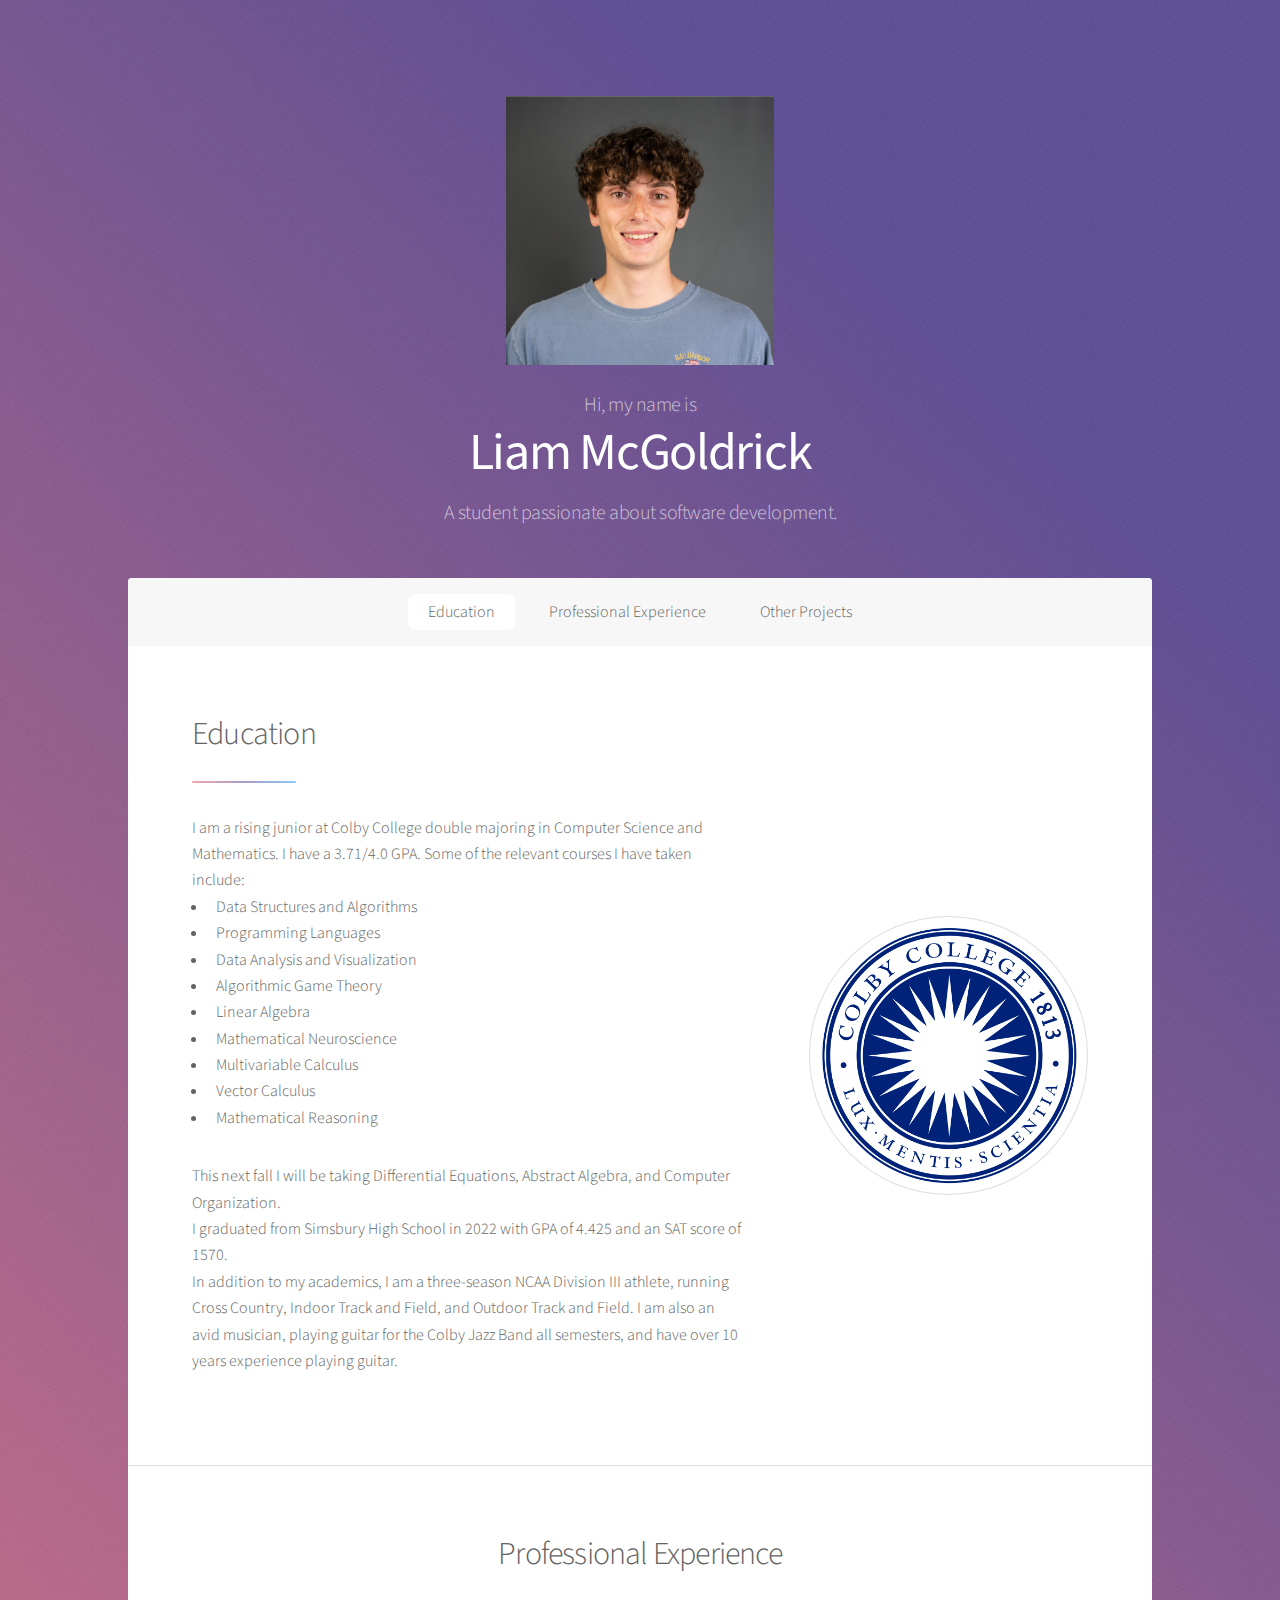
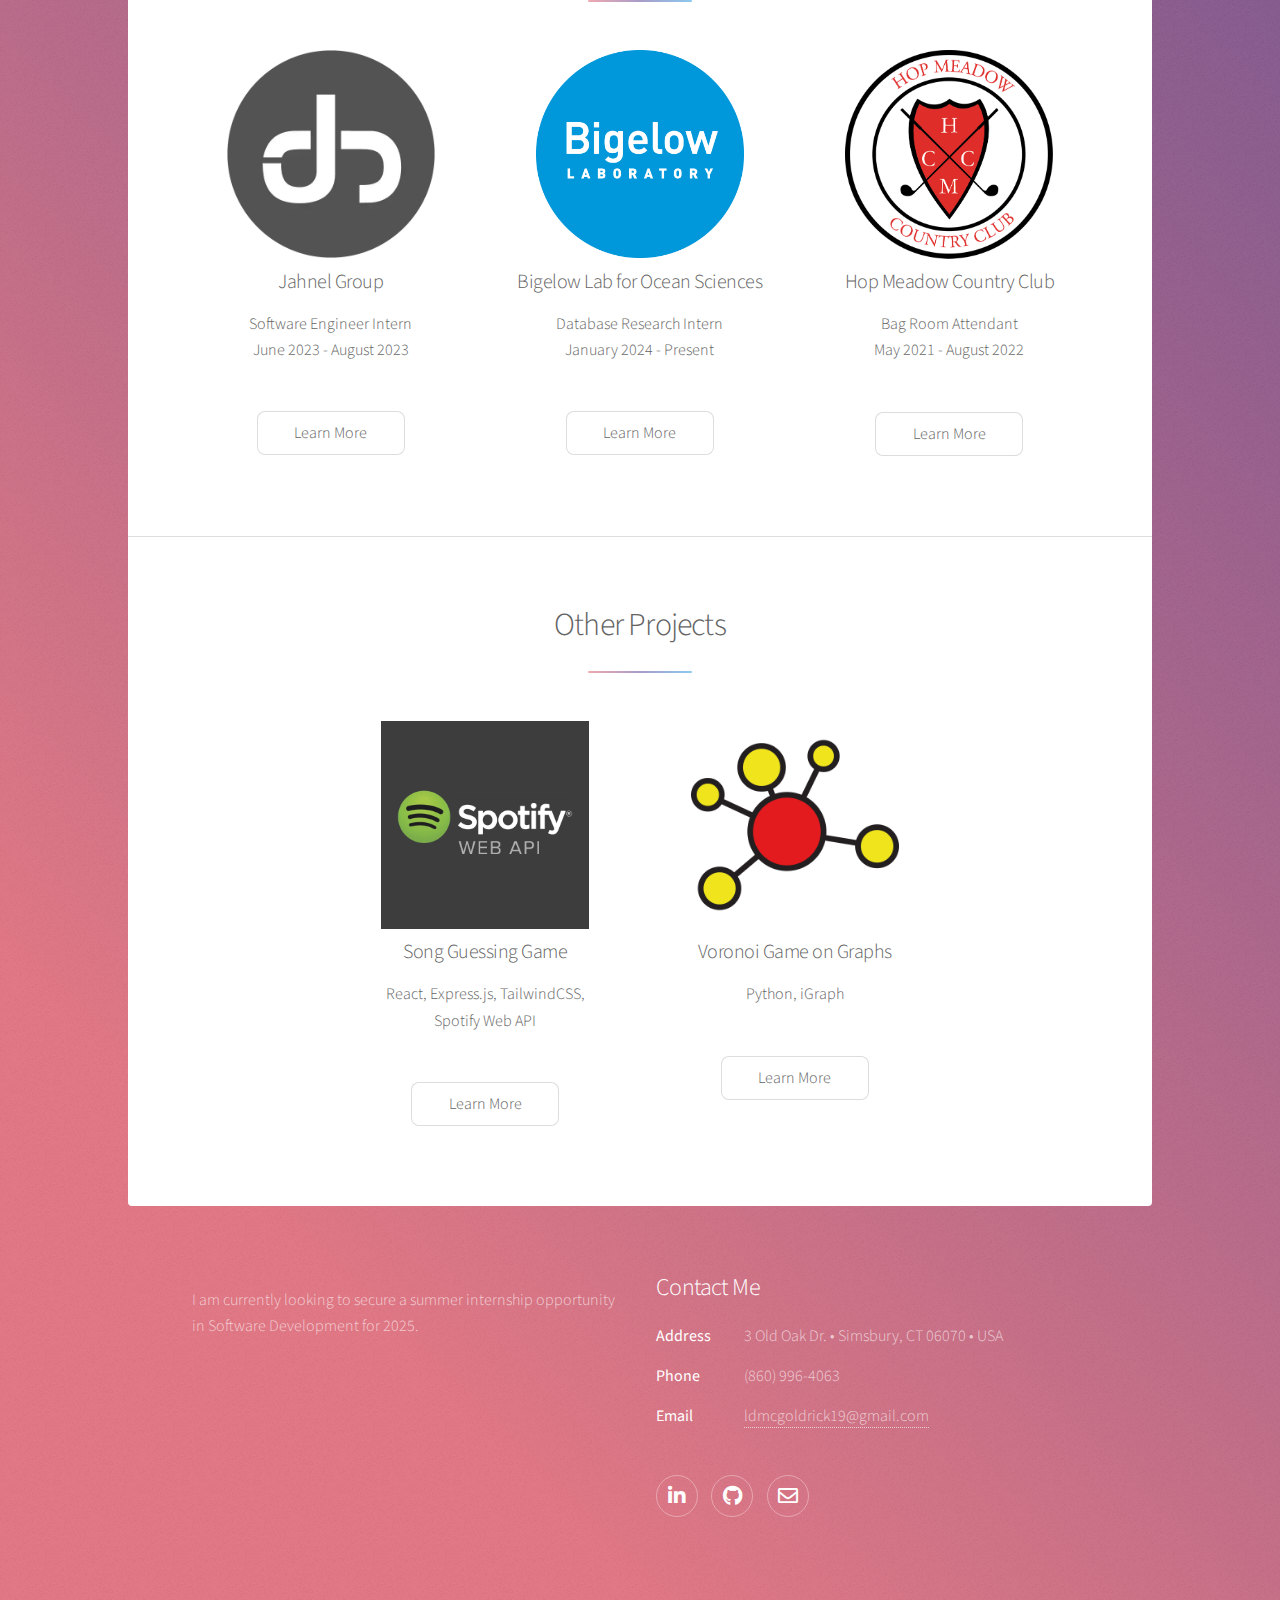
<file: index.html>
<!DOCTYPE HTML>
<!--
	Stellar by HTML5 UP
	html5up.net | @ajlkn
	Free for personal and commercial use under the CCA 3.0 license (html5up.net/license)
-->
<html>
	<head>
		<title>Liam McGoldrick</title>
		<meta charset="utf-8" />
		<meta name="viewport" content="width=device-width, initial-scale=1, user-scalable=no" />
		<link rel="stylesheet" href="assets/css/main.css" />
		<noscript><link rel="stylesheet" href="assets/css/noscript.css" /></noscript>
	</head>
	<body class="is-preload">

		<!-- Wrapper -->
			<div id="wrapper">

				<!-- Header -->
					<header id="header" class="alt">
						<span class="logo"><img src="images/avatar.jpeg" alt="" /></span>
						<p>Hi, my name is</p>
						<h1><b>Liam McGoldrick</b></h1>
						<p>A student passionate about software development.</p>
					</header>

				<!-- Nav -->
					<nav id="nav">
						<ul>
							<!-- <li><a href="#cta">About me</a></li> -->
							<li><a href="#intro" class="active">Education</a></li>
							<li><a href="#first">Professional Experience</a></li>
							<li><a href="#second">Other Projects</a></li>
							
						</ul>
					</nav>

				<!-- Main -->
					<div id="main">

						<!-- Get Started -->
						<!-- <section id="cta" class="main special">
							<header class="major">
								<h2>About Me</h2>
								<p>I am a student at Colby College</p>
							</header>
							<footer class="major">
								<ul class="actions special">
									<li><a href="generic.html" class="button primary">Get Started</a></li>
									<li><a href="generic.html" class="button">Learn More</a></li>
								</ul>
							</footer>
						</section> -->

						<!-- Introduction -->
							<section id="intro" class="main">
								<div class="spotlight">
									<div class="content">
										<header class="major">
											<h2>Education</h2>
										</header>
										<p>I am a rising junior at Colby College double majoring in Computer Science and Mathematics. I have a 3.71/4.0 GPA. Some of the relevant courses I have taken include: </p>
										<ul>
											<li>Data Structures and Algorithms</li>
											<li>Programming Languages</li>
											<li>Data Analysis and Visualization</li>
											<li>Algorithmic Game Theory</li>
											<li>Linear Algebra</li>
											<li>Mathematical Neuroscience</li>
											<li>Multivariable Calculus</li>
											<li>Vector Calculus</li>
											<li>Mathematical Reasoning</li>
										</ul>
										<p>This next fall I will be taking Differential Equations, Abstract Algebra, and Computer Organization.</p>
										<p>I graduated from Simsbury High School in 2022 with GPA of 4.425 and an SAT score of 1570.</p>
										<p>In addition to my academics, I am a three-season NCAA Division III athlete, running Cross Country, Indoor Track and Field, and Outdoor Track and Field. I am also an avid musician, playing guitar for the Colby Jazz Band all semesters, and have over 10 years experience playing guitar.</p><br />
										<!-- <ul class="actions">
											<li><a href="generic.html" class="button">Learn More</a></li>
										</ul> -->
									</div>
									<span class="image"><img src="images/colby.png" alt="" /></span>
								</div>
							</section>

						<!-- First Section -->
							<section id="first" class="main special">
								<header class="major">
									<h2>Professional Experience</h2>
								</header>
								<ul class="features">
									<li>
										<span class="job-logos"><img src="images/jahnel.webp" alt="" /></span>
										<!-- <span class="icon solid major style1 fa-code"></span> -->
										<h3>Jahnel Group</h3>
										<p>Software Engineer Intern</p>
										<p>June 2023 - August 2023</p>
										<footer class="major">
												<a href="jahnel.html" class="button">Learn More</a>
										</footer>
									</li>
									<li>
										<span class="job-logos"><img src="images/bigelow.png" alt="" /></span>
										<!-- <span class="icon major style3 fa-copy"></span> -->
										<h3>Bigelow Lab for Ocean Sciences</h3>
										<p>Database Research Intern</p>
										<p>January 2024 - Present</p>
										<footer class="major">
												<a href="bigelow.html" class="button">Learn More</a>
										</footer>
									</li>
									<li>
										<span class="job-logos"><img src="images/hop.png" alt="" /></span>
										<!-- <span class="icon major style5 fa-gem"></span> -->
										<h3>Hop Meadow Country Club</h3>
										<p>Bag Room Attendant</p>
										<p>May 2021 - August 2022</p>
										<footer class="major">
												<a href="hop.html" class="button">Learn More</a>
										</footer>
									</li>
								</ul>
								<!-- <footer class="major">
									<ul class="actions special">
										<li><a href="generic.html" class="button">Learn More</a></li>
									</ul>
								</footer> -->
							</section>

						<!-- Second Section -->
							<section id="second" class="main special">
								<header class="major">
									<h2>Other Projects</h2>
									<!-- <p>Donec imperdiet consequat consequat. Suspendisse feugiat congue<br />
									posuere. Nulla massa urna, fermentum eget quam aliquet.</p> -->
								</header>
								<!-- <ul class="statistics">
									<li class="style1">
										<span class="icon solid fa-code-branch"></span>
										<strong>5,120</strong> Etiam
									</li>
									<li class="style2">
										<span class="icon fa-folder-open"></span>
										<strong>8,192</strong> Magna
									</li>
									<li class="style3">
										<span class="icon solid fa-signal"></span>
										<strong>2,048</strong> Tempus
									</li>
									<li class="style4">
										<span class="icon solid fa-laptop"></span>
										<strong>4,096</strong> Aliquam
									</li>
									<li class="style5">
										<span class="icon fa-gem"></span>
										<strong>1,024</strong> Nullam
									</li>
								</ul> -->

								<ul class="features">
									<li>
										<span class="job-logos"><img src="images/spotify.jpeg" alt="" /></span>
										<!-- <span class="icon solid major style1 fa-code"></span> -->
										<h3>Song Guessing Game</h3>
										<p>React, Express.js, TailwindCSS,</p>
										<p>Spotify Web API</p>
										<footer class="major">
												<a href="spotify.html" class="button">Learn More</a>
										</footer>
									</li>
									<li>
										<span class="job-logos"><img src="images/igraph.png" alt="" /></span>
										<!-- <span class="icon major style3 fa-copy"></span> -->
										<h3>Voronoi Game on Graphs</h3>
										<p>Python, iGraph</p>
										<footer class="major">
												<a href="igraph.html" class="button">Learn More</a>
										</footer>
									</li>
								</ul>
								
								<!-- <p class="content">Nam elementum nisl et mi a commodo porttitor. Morbi sit amet nisl eu arcu faucibus hendrerit vel a risus. Nam a orci mi, elementum ac arcu sit amet, fermentum pellentesque et purus. Integer maximus varius lorem, sed convallis diam accumsan sed. Etiam porttitor placerat sapien, sed eleifend a enim pulvinar faucibus semper quis ut arcu. Ut non nisl a mollis est efficitur vestibulum. Integer eget purus nec nulla mattis et accumsan ut magna libero. Morbi auctor iaculis porttitor. Sed ut magna ac risus et hendrerit scelerisque. Praesent eleifend lacus in lectus aliquam porta. Cras eu ornare dui curabitur lacinia.</p>
								<footer class="major">
									<ul class="actions special">
										<li><a href="generic.html" class="button">Learn More</a></li>
									</ul>
								</footer> -->
							</section>

					</div>

				<!-- Footer -->
					<footer id="footer">
						<section>
							<h2></h2>
							<p>I am currently looking to secure a summer internship opportunity in Software Development for 2025.</p>
							<!-- <ul class="actions">
								<li><a href="generic.html" class="button">Learn More</a></li>
							</ul> -->
						</section>
						<section>
							<h2>Contact Me</h2>
							<dl class="alt">
								<dt>Address</dt>
								<dd>3 Old Oak Dr. &bull; Simsbury, CT 06070 &bull; USA</dd>
								<dt>Phone</dt>
								<dd>(860) 996-4063</dd>
								<dt>Email</dt>
								<dd><a href="mailto:ldmcgoldrick19@gmail.com">ldmcgoldrick19@gmail.com</a></dd>
							</dl>
							<ul class="icons">
								<li><a href="https://www.linkedin.com/in/liam-mcgoldrick-9737a7256/" class="icon brands fa-linkedin-in alt"><span class="label">LinkedIn</span></a></li>
								<li><a href="https://github.com/ldmcgo26" class="icon brands fa-github alt"><span class="label">GitHub</span></a></li>
								<li><a href="mailto:ldmcgoldrick19@gmail.com" class="icon fa-envelope alt"><span class="label">Email</span></a></li>
							</ul>
						</section>
						<!-- <p class="copyright">&copy; Untitled. Design: <a href="https://html5up.net">HTML5 UP</a>.</p> -->
					</footer>

			</div>

		<!-- Scripts -->
			<script src="assets/js/jquery.min.js"></script>
			<script src="assets/js/jquery.scrollex.min.js"></script>
			<script src="assets/js/jquery.scrolly.min.js"></script>
			<script src="assets/js/browser.min.js"></script>
			<script src="assets/js/breakpoints.min.js"></script>
			<script src="assets/js/util.js"></script>
			<script src="assets/js/main.js"></script>

	</body>
</html>
</file>
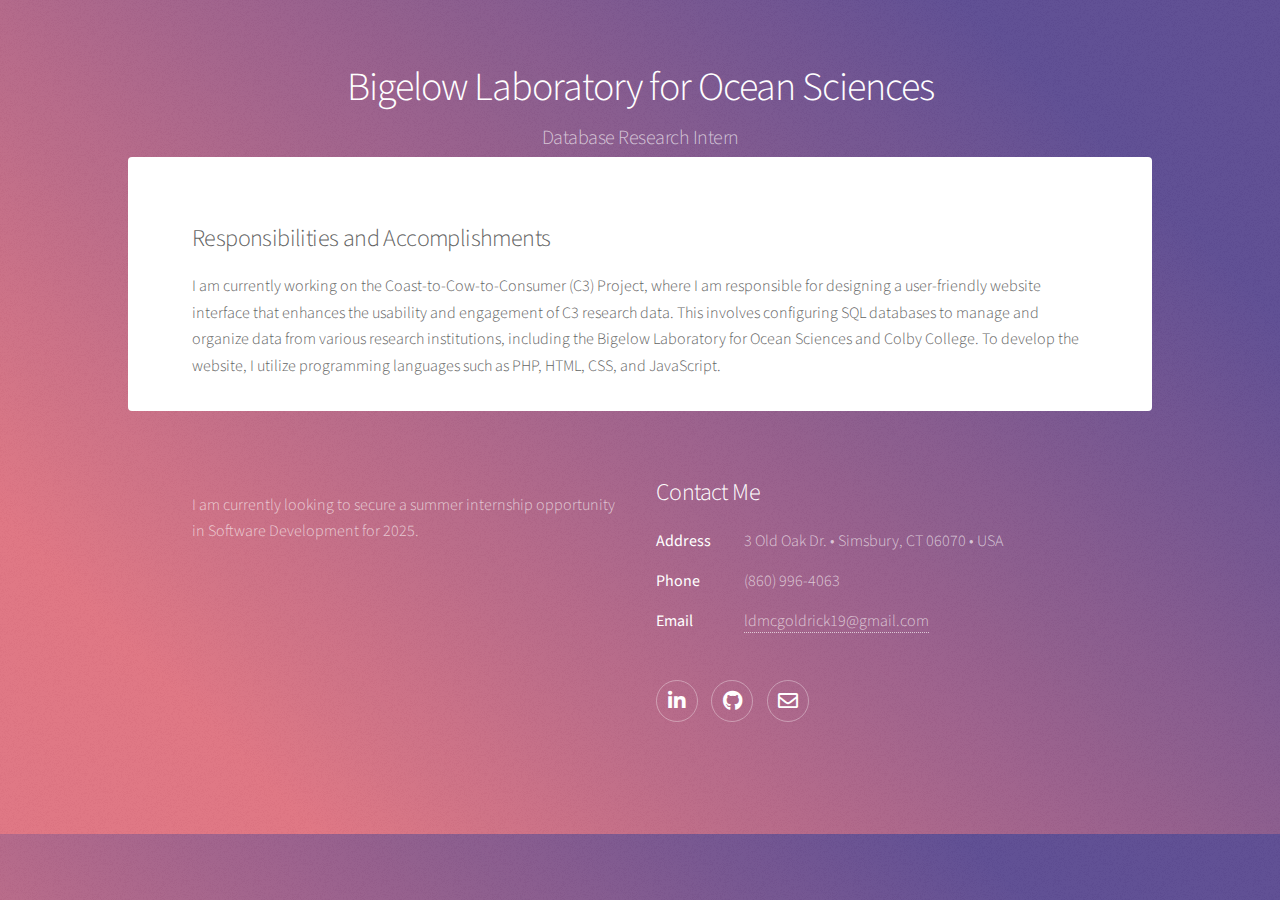
<file: bigelow.html>
<!DOCTYPE HTML>

<html>
	<head>
		<title>Liam McGoldrick</title>
		<meta charset="utf-8" />
		<meta name="viewport" content="width=device-width, initial-scale=1, user-scalable=no" />
		<link rel="stylesheet" href="assets/css/main.css" />
		<noscript><link rel="stylesheet" href="assets/css/noscript.css" /></noscript>
	</head>
	<body class="is-preload">

		<!-- Wrapper -->
			<div id="wrapper">

				<!-- Header -->
					<header id="header">
						<h1>Bigelow Laboratory for Ocean Sciences</h1>
						<p>Database Research Intern</p>
					</header>

				<!-- Main -->
					<div id="main">

						<!-- Content -->
							<section id="content" class="main">
								<!-- <span class="image main"><img src="images/pic04.jpg" alt="" /></span> -->
								<h2>Responsibilities and Accomplishments</h2>
								<p>I am currently working on the Coast-to-Cow-to-Consumer (C3) Project, where I am responsible for designing a user-friendly website interface that enhances the usability and engagement of C3 research data. This involves configuring SQL databases to manage and organize data from various research institutions, including the Bigelow Laboratory for Ocean Sciences and Colby College. To develop the website, I utilize programming languages such as PHP, HTML, CSS, and JavaScript.</p>
							</section>

					</div>

				<!-- Footer -->
                <footer id="footer">
                    <section>
                        <h2></h2>
                        <p>I am currently looking to secure a summer internship opportunity in Software Development for 2025.</p>
                        <!-- <ul class="actions">
                            <li><a href="generic.html" class="button">Learn More</a></li>
                        </ul> -->
                    </section>
                    <section>
                        <h2>Contact Me</h2>
                        <dl class="alt">
                            <dt>Address</dt>
                            <dd>3 Old Oak Dr. &bull; Simsbury, CT 06070 &bull; USA</dd>
                            <dt>Phone</dt>
                            <dd>(860) 996-4063</dd>
                            <dt>Email</dt>
                            <dd><a href="mailto:ldmcgoldrick19@gmail.com">ldmcgoldrick19@gmail.com</a></dd>
                        </dl>
                        <ul class="icons">
                            <li><a href="https://www.linkedin.com/in/liam-mcgoldrick-9737a7256/" class="icon brands fa-linkedin-in alt"><span class="label">LinkedIn</span></a></li>
                            <li><a href="https://github.com/ldmcgo26" class="icon brands fa-github alt"><span class="label">GitHub</span></a></li>
                            <li><a href="mailto:ldmcgoldrick19@gmail.com" class="icon fa-envelope alt"><span class="label">Email</span></a></li>
                        </ul>
                    </section>
                    <!-- <p class="copyright">&copy; Untitled. Design: <a href="https://html5up.net">HTML5 UP</a>.</p> -->
                </footer>

			</div>

		<!-- Scripts -->
			<script src="assets/js/jquery.min.js"></script>
			<script src="assets/js/jquery.scrollex.min.js"></script>
			<script src="assets/js/jquery.scrolly.min.js"></script>
			<script src="assets/js/browser.min.js"></script>
			<script src="assets/js/breakpoints.min.js"></script>
			<script src="assets/js/util.js"></script>
			<script src="assets/js/main.js"></script>

	</body>
</html>
</file>
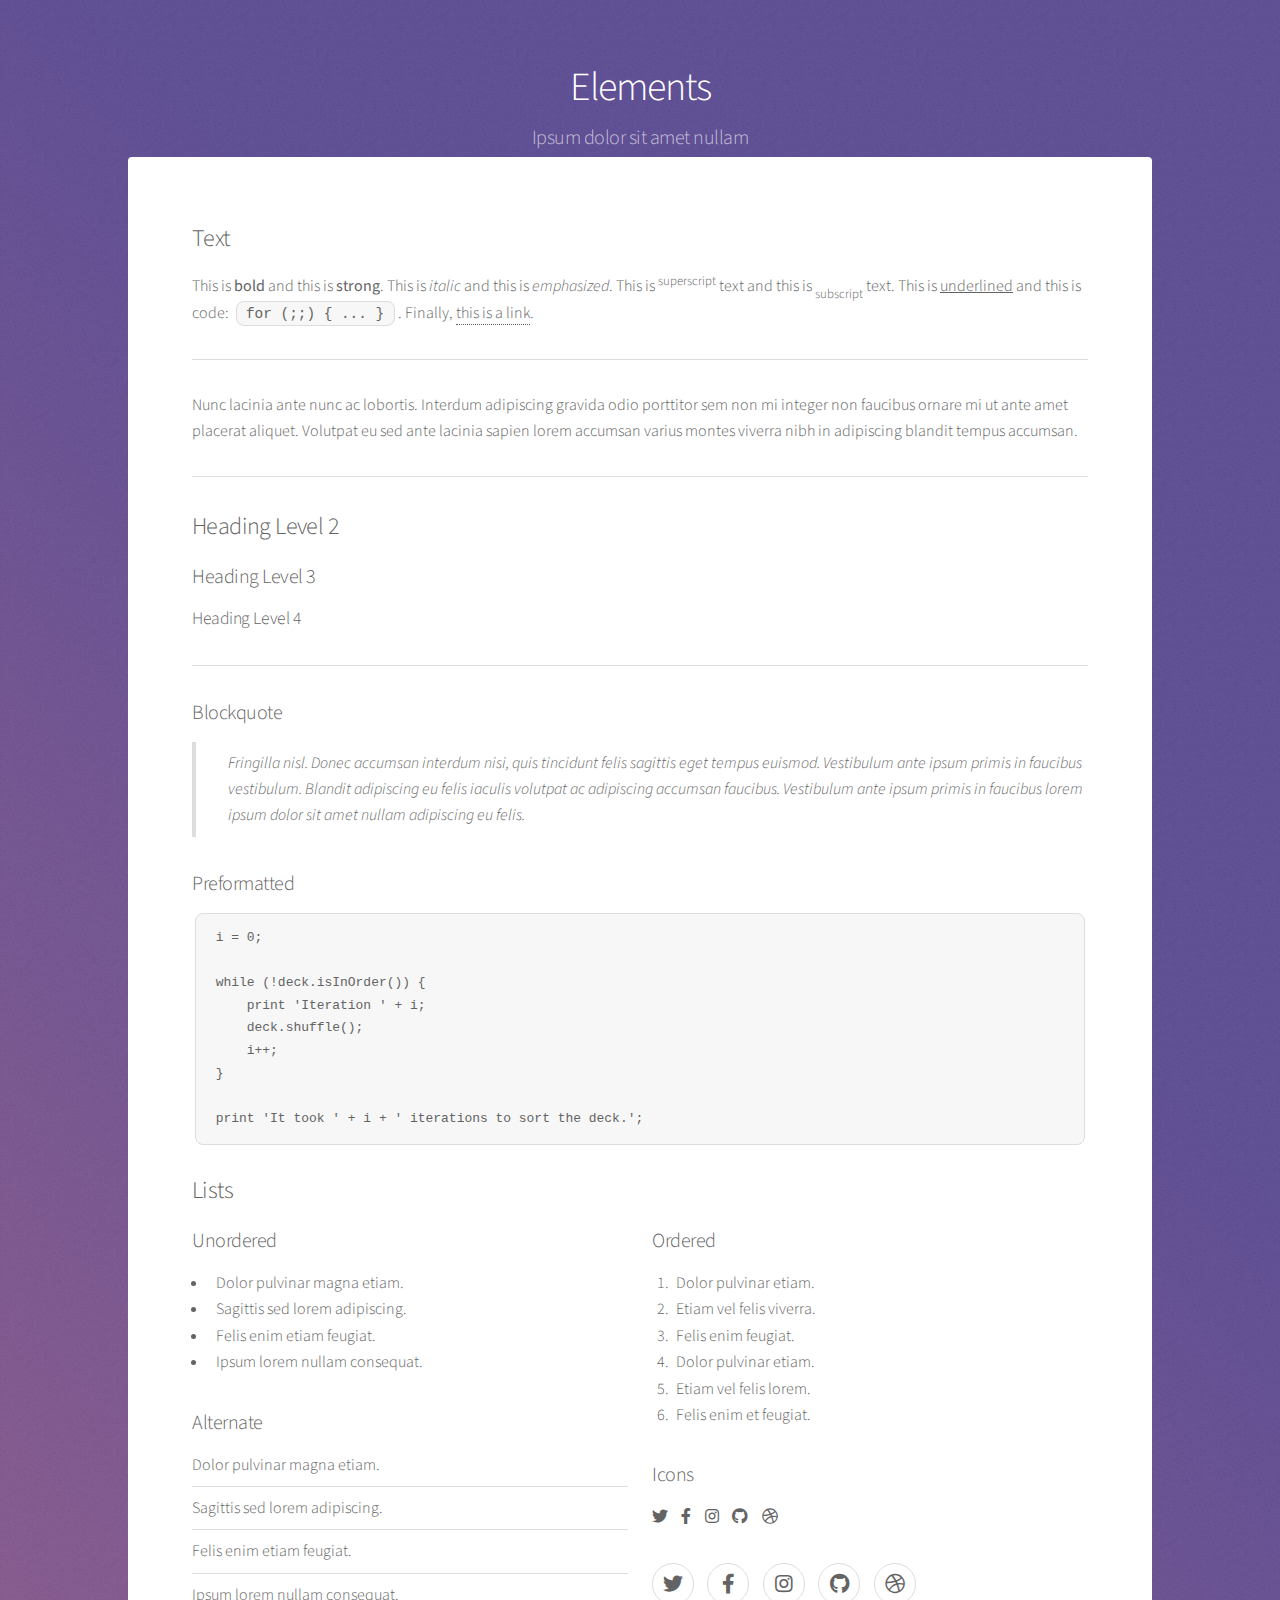
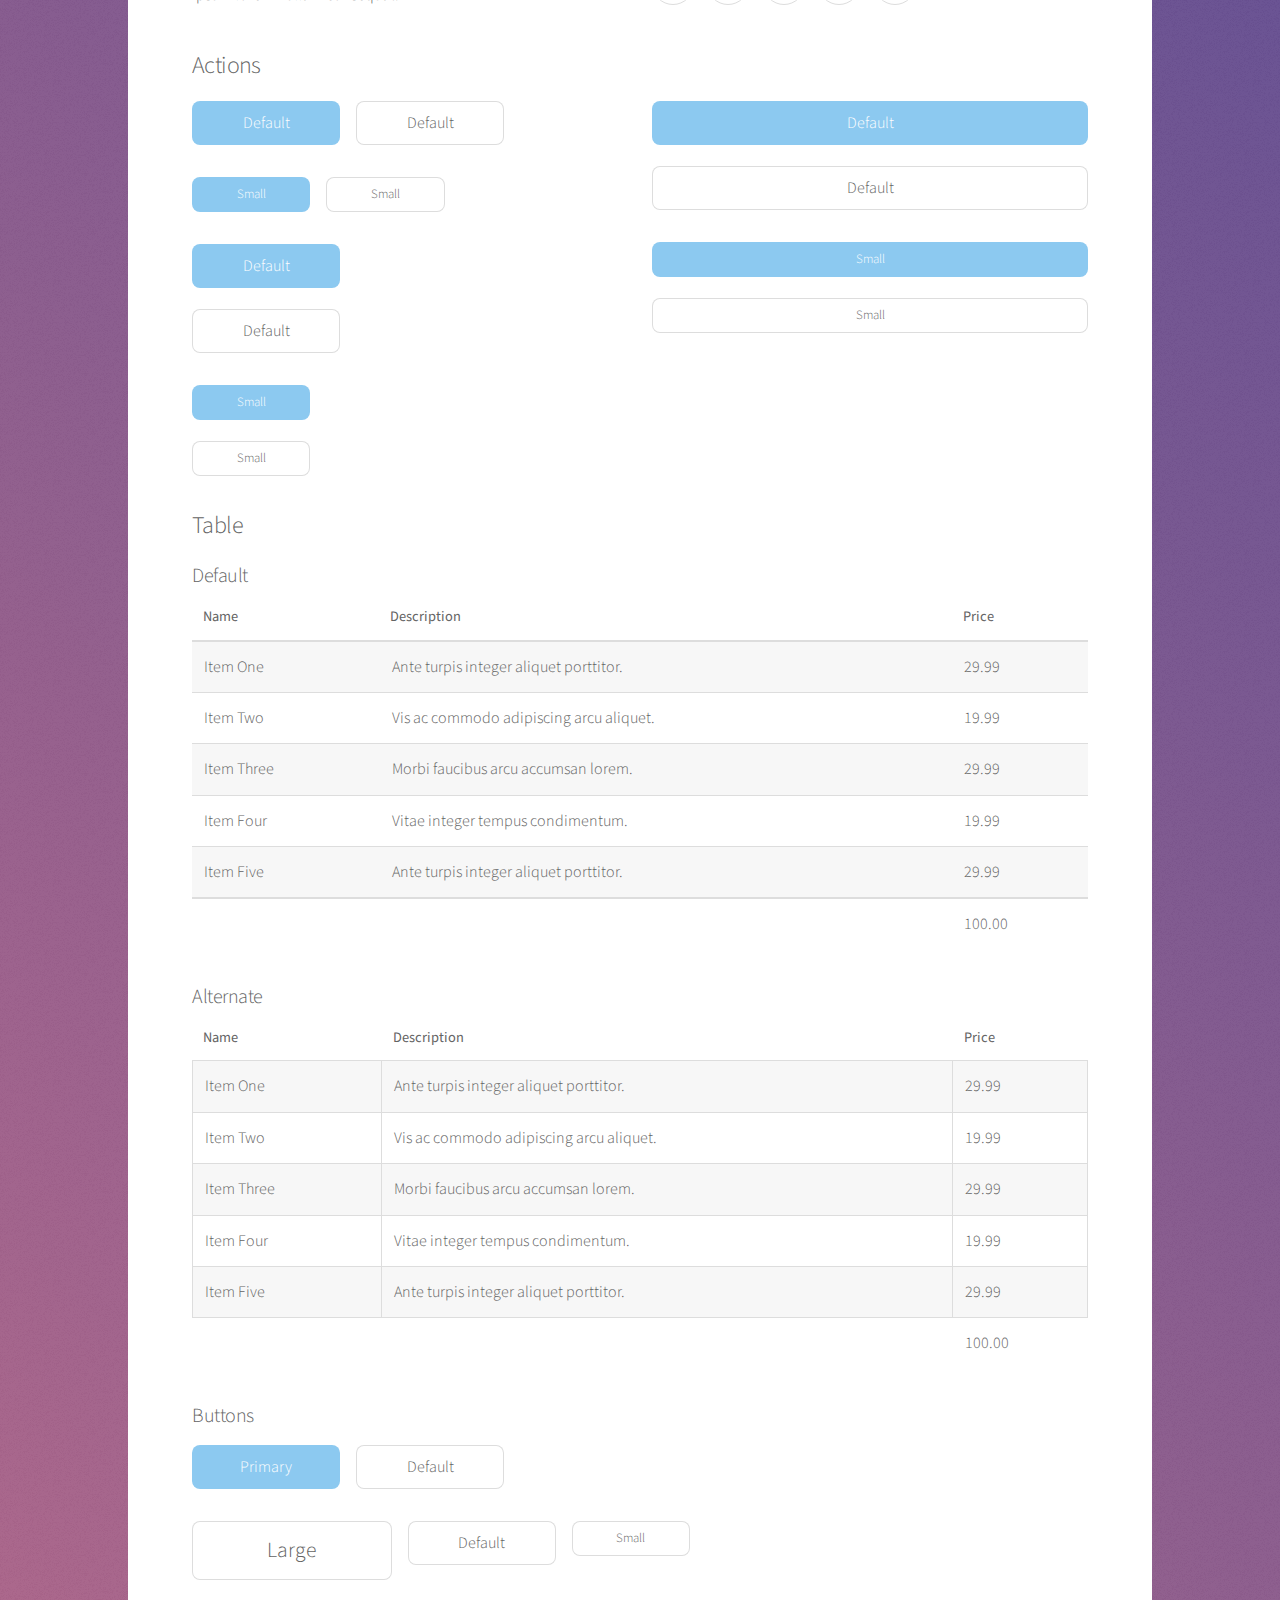
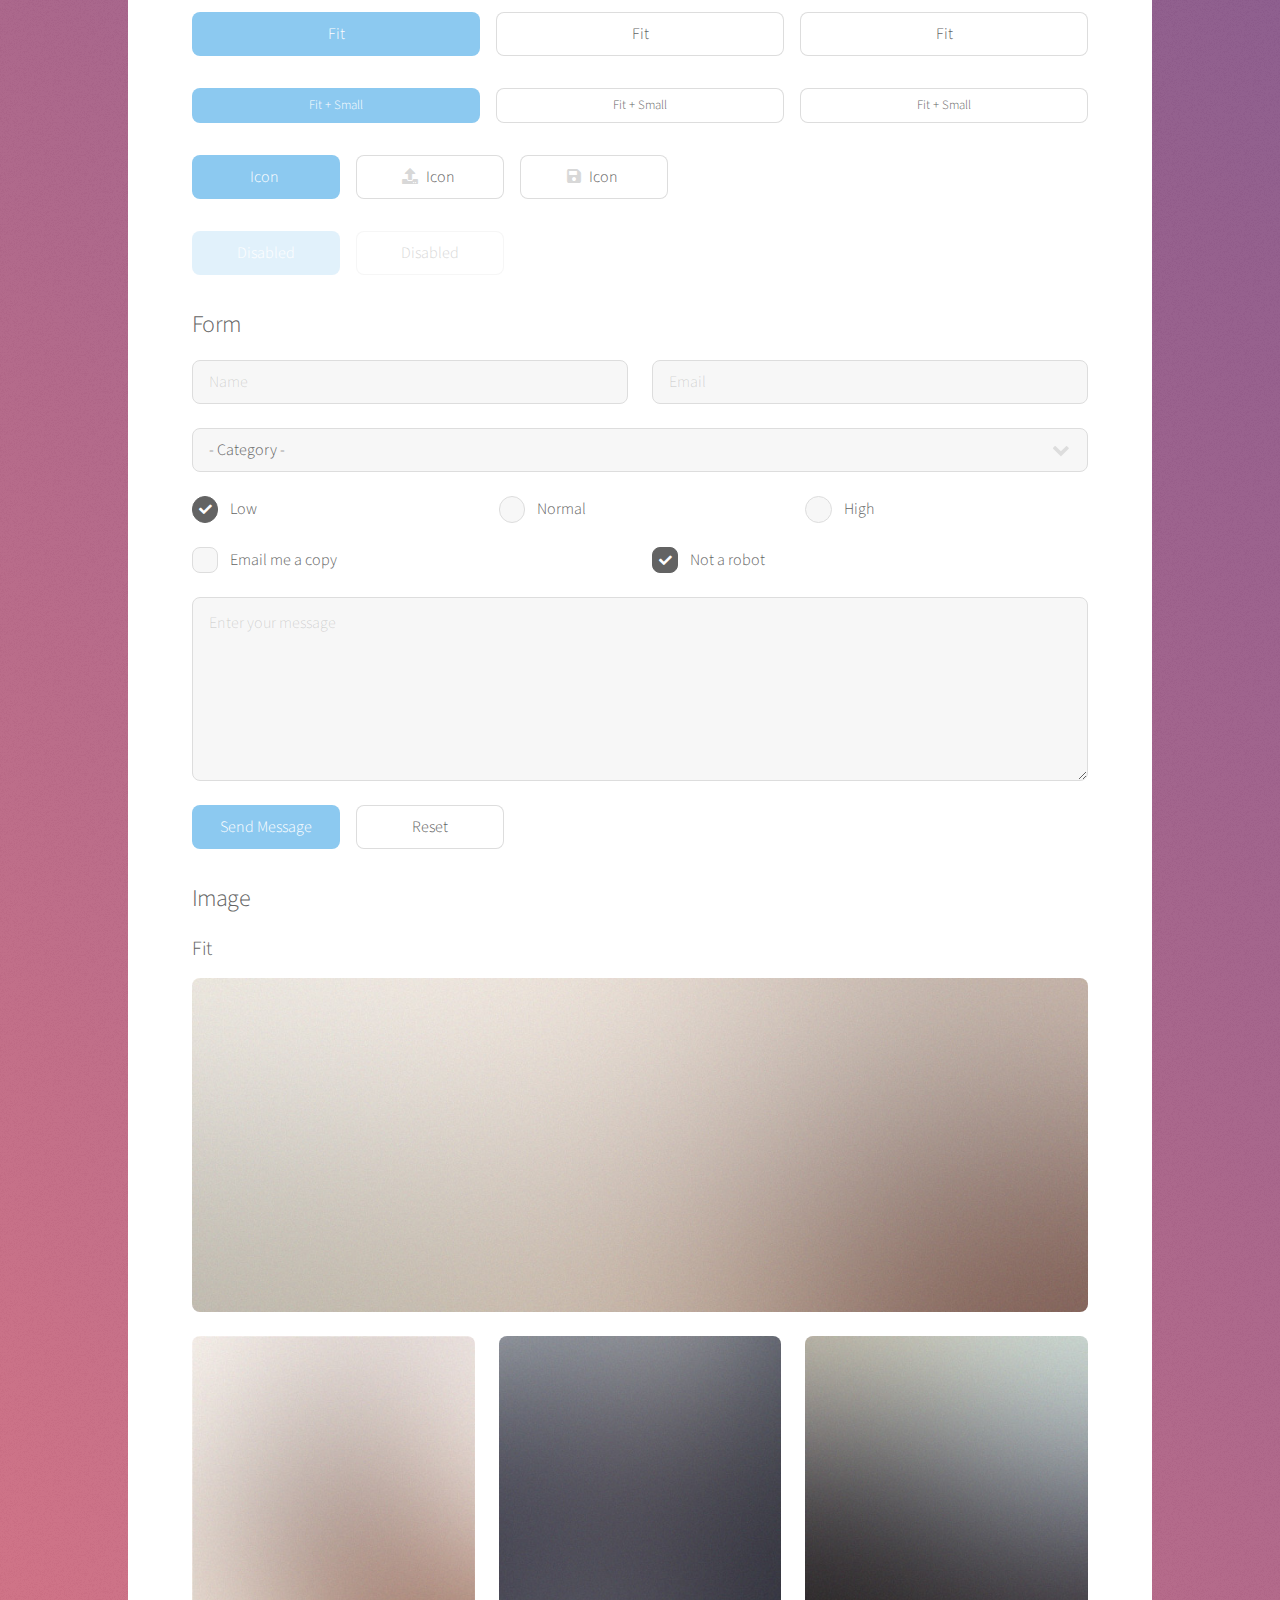
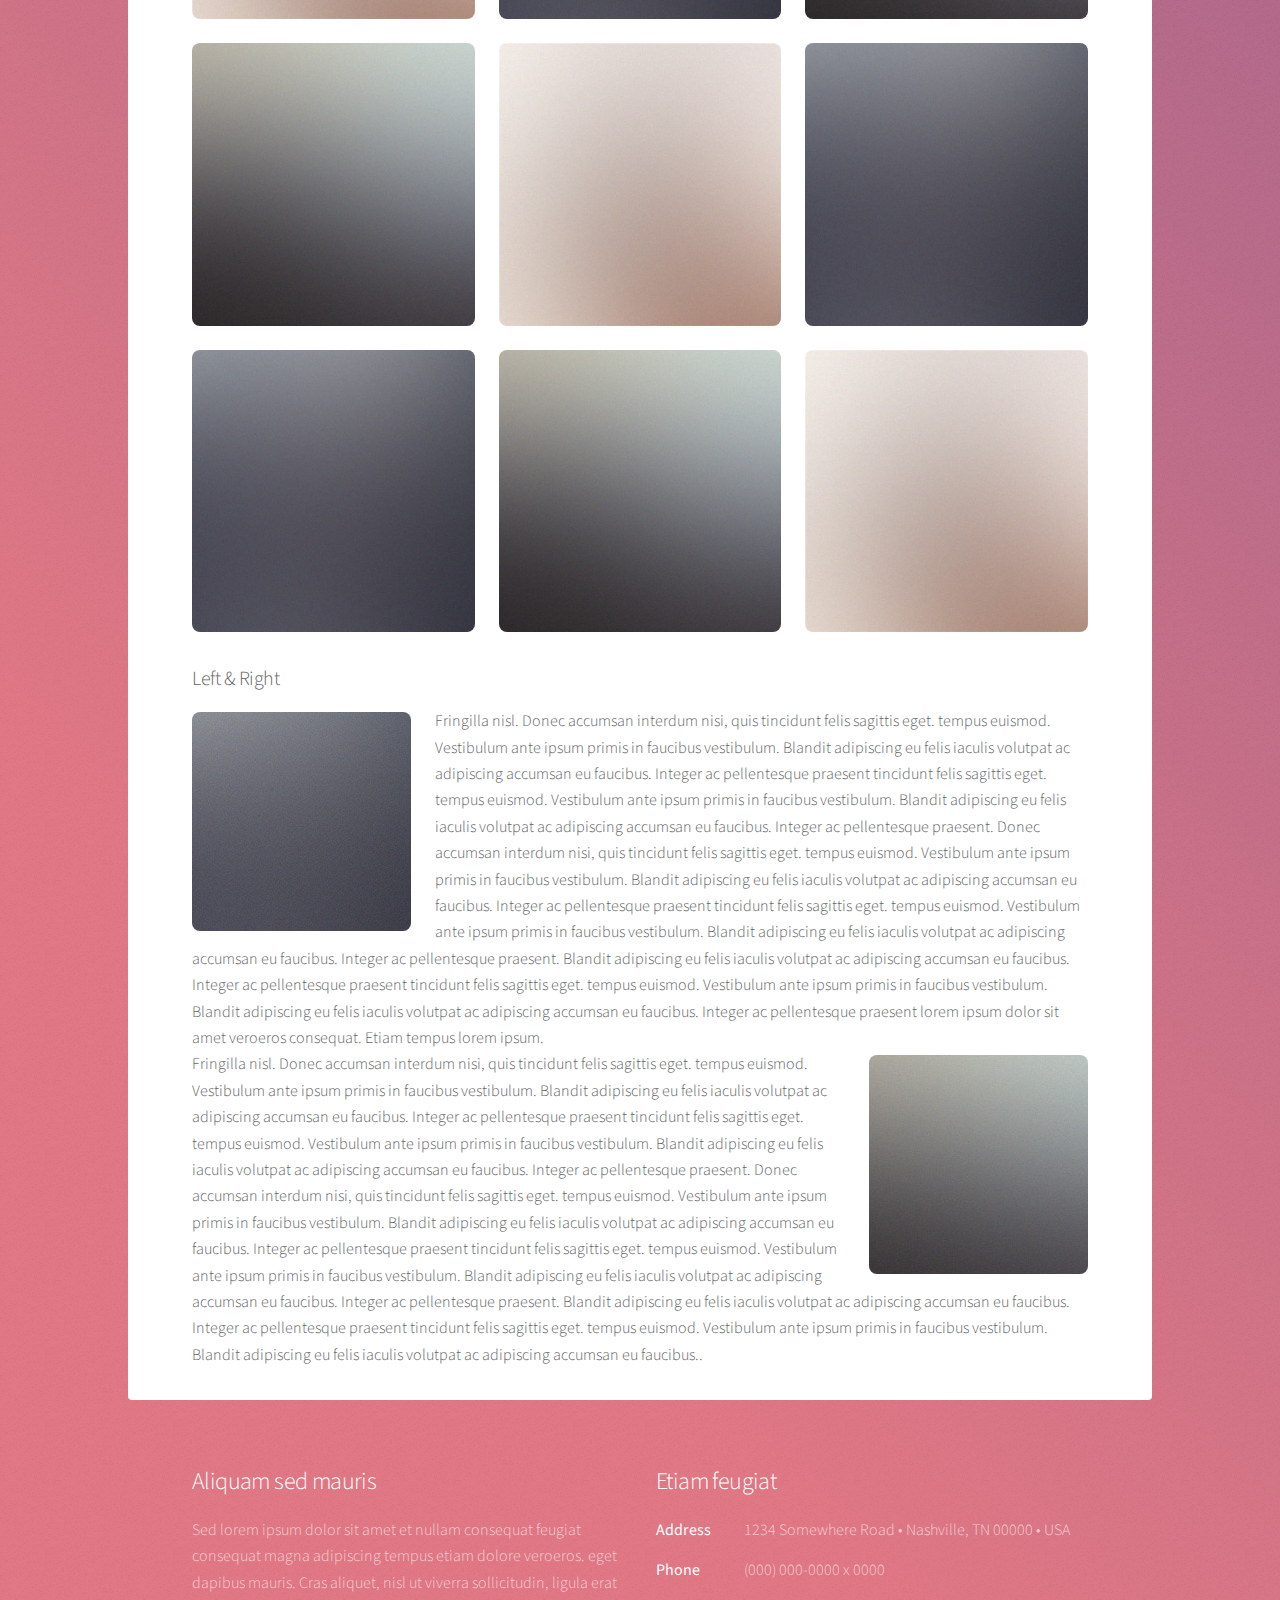
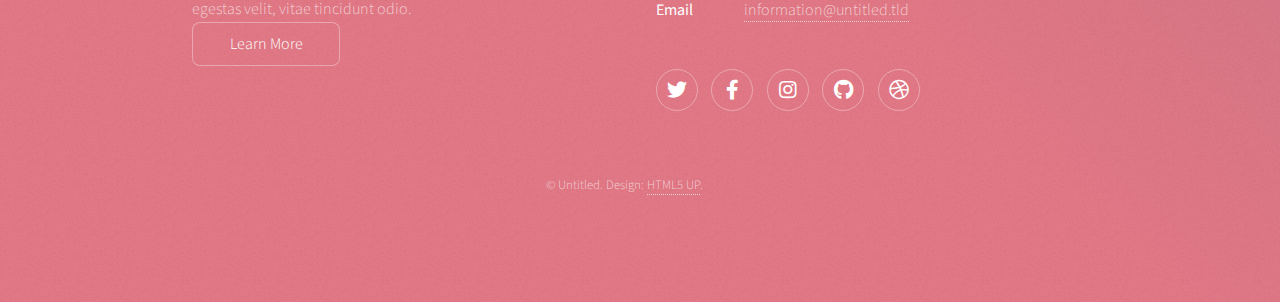
<file: elements.html>
<!DOCTYPE HTML>
<!--
	Stellar by HTML5 UP
	html5up.net | @ajlkn
	Free for personal and commercial use under the CCA 3.0 license (html5up.net/license)
-->
<html>
	<head>
		<title>Elements - Stellar by HTML5 UP</title>
		<meta charset="utf-8" />
		<meta name="viewport" content="width=device-width, initial-scale=1, user-scalable=no" />
		<link rel="stylesheet" href="assets/css/main.css" />
		<noscript><link rel="stylesheet" href="assets/css/noscript.css" /></noscript>
	</head>
	<body class="is-preload">

		<!-- Wrapper -->
			<div id="wrapper">

				<!-- Header -->
					<header id="header">
						<h1>Elements</h1>
						<p>Ipsum dolor sit amet nullam</p>
					</header>

				<!-- Main -->
					<div id="main">

						<!-- Content -->
							<section id="content" class="main">

								<!-- Text -->
									<section>
										<h2>Text</h2>
										<p>This is <b>bold</b> and this is <strong>strong</strong>. This is <i>italic</i> and this is <em>emphasized</em>.
										This is <sup>superscript</sup> text and this is <sub>subscript</sub> text.
										This is <u>underlined</u> and this is code: <code>for (;;) { ... }</code>. Finally, <a href="#">this is a link</a>.</p>
										<hr />
										<p>Nunc lacinia ante nunc ac lobortis. Interdum adipiscing gravida odio porttitor sem non mi integer non faucibus ornare mi ut ante amet placerat aliquet. Volutpat eu sed ante lacinia sapien lorem accumsan varius montes viverra nibh in adipiscing blandit tempus accumsan.</p>
										<hr />
										<h2>Heading Level 2</h2>
										<h3>Heading Level 3</h3>
										<h4>Heading Level 4</h4>
										<hr />
										<h3>Blockquote</h3>
										<blockquote>Fringilla nisl. Donec accumsan interdum nisi, quis tincidunt felis sagittis eget tempus euismod. Vestibulum ante ipsum primis in faucibus vestibulum. Blandit adipiscing eu felis iaculis volutpat ac adipiscing accumsan faucibus. Vestibulum ante ipsum primis in faucibus lorem ipsum dolor sit amet nullam adipiscing eu felis.</blockquote>
										<h3>Preformatted</h3>
										<pre><code>i = 0;

while (!deck.isInOrder()) {
    print 'Iteration ' + i;
    deck.shuffle();
    i++;
}

print 'It took ' + i + ' iterations to sort the deck.';</code></pre>
									</section>

								<!-- Lists -->
									<section>
										<h2>Lists</h2>
										<div class="row">
											<div class="col-6 col-12-medium">
												<h3>Unordered</h3>
												<ul>
													<li>Dolor pulvinar magna etiam.</li>
													<li>Sagittis sed lorem adipiscing.</li>
													<li>Felis enim etiam feugiat.</li>
													<li>Ipsum lorem nullam consequat.</li>
												</ul>
												<h3>Alternate</h3>
												<ul class="alt">
													<li>Dolor pulvinar magna etiam.</li>
													<li>Sagittis sed lorem adipiscing.</li>
													<li>Felis enim etiam feugiat.</li>
													<li>Ipsum lorem nullam consequat.</li>
												</ul>
											</div>
											<div class="col-6 col-12-medium">
												<h3>Ordered</h3>
												<ol>
													<li>Dolor pulvinar etiam.</li>
													<li>Etiam vel felis viverra.</li>
													<li>Felis enim feugiat.</li>
													<li>Dolor pulvinar etiam.</li>
													<li>Etiam vel felis lorem.</li>
													<li>Felis enim et feugiat.</li>
												</ol>
												<h3>Icons</h3>
												<ul class="icons">
													<li><a href="#" class="icon brands fa-twitter"><span class="label">Twitter</span></a></li>
													<li><a href="#" class="icon brands fa-facebook-f"><span class="label">Facebook</span></a></li>
													<li><a href="#" class="icon brands fa-instagram"><span class="label">Instagram</span></a></li>
													<li><a href="#" class="icon brands fa-github"><span class="label">GitHub</span></a></li>
													<li><a href="#" class="icon brands fa-dribbble"><span class="label">Dribbble</span></a></li>
												</ul>
												<ul class="icons">
													<li><a href="#" class="icon brands alt fa-twitter"><span class="label">Twitter</span></a></li>
													<li><a href="#" class="icon brands alt fa-facebook-f"><span class="label">Facebook</span></a></li>
													<li><a href="#" class="icon brands alt fa-instagram"><span class="label">Instagram</span></a></li>
													<li><a href="#" class="icon brands alt fa-github"><span class="label">GitHub</span></a></li>
													<li><a href="#" class="icon brands alt fa-dribbble"><span class="label">Dribbble</span></a></li>
												</ul>
											</div>
										</div>
										<h2>Actions</h2>
										<div class="row">
											<div class="col-6 col-12-medium">
												<ul class="actions">
													<li><a href="#" class="button primary">Default</a></li>
													<li><a href="#" class="button">Default</a></li>
												</ul>
												<ul class="actions small">
													<li><a href="#" class="button primary small">Small</a></li>
													<li><a href="#" class="button small">Small</a></li>
												</ul>
												<ul class="actions stacked">
													<li><a href="#" class="button primary">Default</a></li>
													<li><a href="#" class="button">Default</a></li>
												</ul>
												<ul class="actions stacked">
													<li><a href="#" class="button primary small">Small</a></li>
													<li><a href="#" class="button small">Small</a></li>
												</ul>
											</div>
											<div class="col-6 col-12-medium">
												<ul class="actions stacked">
													<li><a href="#" class="button primary fit">Default</a></li>
													<li><a href="#" class="button fit">Default</a></li>
												</ul>
												<ul class="actions stacked">
													<li><a href="#" class="button primary small fit">Small</a></li>
													<li><a href="#" class="button small fit">Small</a></li>
												</ul>
											</div>
										</div>
									</section>

								<!-- Table -->
									<section>
										<h2>Table</h2>
										<h3>Default</h3>
										<div class="table-wrapper">
											<table>
												<thead>
													<tr>
														<th>Name</th>
														<th>Description</th>
														<th>Price</th>
													</tr>
												</thead>
												<tbody>
													<tr>
														<td>Item One</td>
														<td>Ante turpis integer aliquet porttitor.</td>
														<td>29.99</td>
													</tr>
													<tr>
														<td>Item Two</td>
														<td>Vis ac commodo adipiscing arcu aliquet.</td>
														<td>19.99</td>
													</tr>
													<tr>
														<td>Item Three</td>
														<td> Morbi faucibus arcu accumsan lorem.</td>
														<td>29.99</td>
													</tr>
													<tr>
														<td>Item Four</td>
														<td>Vitae integer tempus condimentum.</td>
														<td>19.99</td>
													</tr>
													<tr>
														<td>Item Five</td>
														<td>Ante turpis integer aliquet porttitor.</td>
														<td>29.99</td>
													</tr>
												</tbody>
												<tfoot>
													<tr>
														<td colspan="2"></td>
														<td>100.00</td>
													</tr>
												</tfoot>
											</table>
										</div>

										<h3>Alternate</h3>
										<div class="table-wrapper">
											<table class="alt">
												<thead>
													<tr>
														<th>Name</th>
														<th>Description</th>
														<th>Price</th>
													</tr>
												</thead>
												<tbody>
													<tr>
														<td>Item One</td>
														<td>Ante turpis integer aliquet porttitor.</td>
														<td>29.99</td>
													</tr>
													<tr>
														<td>Item Two</td>
														<td>Vis ac commodo adipiscing arcu aliquet.</td>
														<td>19.99</td>
													</tr>
													<tr>
														<td>Item Three</td>
														<td> Morbi faucibus arcu accumsan lorem.</td>
														<td>29.99</td>
													</tr>
													<tr>
														<td>Item Four</td>
														<td>Vitae integer tempus condimentum.</td>
														<td>19.99</td>
													</tr>
													<tr>
														<td>Item Five</td>
														<td>Ante turpis integer aliquet porttitor.</td>
														<td>29.99</td>
													</tr>
												</tbody>
												<tfoot>
													<tr>
														<td colspan="2"></td>
														<td>100.00</td>
													</tr>
												</tfoot>
											</table>
										</div>
									</section>

								<!-- Buttons -->
									<section>
										<h3>Buttons</h3>
										<ul class="actions">
											<li><a href="#" class="button primary">Primary</a></li>
											<li><a href="#" class="button">Default</a></li>
										</ul>
										<ul class="actions">
											<li><a href="#" class="button large">Large</a></li>
											<li><a href="#" class="button">Default</a></li>
											<li><a href="#" class="button small">Small</a></li>
										</ul>
										<ul class="actions fit">
											<li><a href="#" class="button primary fit">Fit</a></li>
											<li><a href="#" class="button fit">Fit</a></li>
											<li><a href="#" class="button fit">Fit</a></li>
										</ul>
										<ul class="actions fit small">
											<li><a href="#" class="button primary fit small">Fit + Small</a></li>
											<li><a href="#" class="button fit small">Fit + Small</a></li>
											<li><a href="#" class="button fit small">Fit + Small</a></li>
										</ul>
										<ul class="actions">
											<li><a href="#" class="button primary icon solidfa-download">Icon</a></li>
											<li><a href="#" class="button icon solid fa-upload">Icon</a></li>
											<li><a href="#" class="button icon solid fa-save">Icon</a></li>
										</ul>
										<ul class="actions">
											<li><span class="button primary disabled">Disabled</span></li>
											<li><span class="button disabled">Disabled</span></li>
										</ul>
									</section>

								<!-- Form -->
									<section>
										<h2>Form</h2>
										<form method="post" action="#">
											<div class="row gtr-uniform">
												<div class="col-6 col-12-xsmall">
													<input type="text" name="demo-name" id="demo-name" value="" placeholder="Name" />
												</div>
												<div class="col-6 col-12-xsmall">
													<input type="email" name="demo-email" id="demo-email" value="" placeholder="Email" />
												</div>
												<div class="col-12">
													<select name="demo-category" id="demo-category">
														<option value="">- Category -</option>
														<option value="1">Manufacturing</option>
														<option value="1">Shipping</option>
														<option value="1">Administration</option>
														<option value="1">Human Resources</option>
													</select>
												</div>
												<div class="col-4 col-12-small">
													<input type="radio" id="demo-priority-low" name="demo-priority" checked>
													<label for="demo-priority-low">Low</label>
												</div>
												<div class="col-4 col-12-small">
													<input type="radio" id="demo-priority-normal" name="demo-priority">
													<label for="demo-priority-normal">Normal</label>
												</div>
												<div class="col-4 col-12-small">
													<input type="radio" id="demo-priority-high" name="demo-priority">
													<label for="demo-priority-high">High</label>
												</div>
												<div class="col-6 col-12-small">
													<input type="checkbox" id="demo-copy" name="demo-copy">
													<label for="demo-copy">Email me a copy</label>
												</div>
												<div class="col-6 col-12-small">
													<input type="checkbox" id="demo-human" name="demo-human" checked>
													<label for="demo-human">Not a robot</label>
												</div>
												<div class="col-12">
													<textarea name="demo-message" id="demo-message" placeholder="Enter your message" rows="6"></textarea>
												</div>
												<div class="col-12">
													<ul class="actions">
														<li><input type="submit" value="Send Message" class="primary" /></li>
														<li><input type="reset" value="Reset" /></li>
													</ul>
												</div>
											</div>
										</form>
									</section>

								<!-- Image -->
									<section>
										<h2>Image</h2>
										<h3>Fit</h3>
										<div class="box alt">
											<div class="row gtr-uniform">
												<div class="col-12"><span class="image fit"><img src="images/pic04.jpg" alt="" /></span></div>
												<div class="col-4"><span class="image fit"><img src="images/pic01.jpg" alt="" /></span></div>
												<div class="col-4"><span class="image fit"><img src="images/pic02.jpg" alt="" /></span></div>
												<div class="col-4"><span class="image fit"><img src="images/pic03.jpg" alt="" /></span></div>
												<div class="col-4"><span class="image fit"><img src="images/pic03.jpg" alt="" /></span></div>
												<div class="col-4"><span class="image fit"><img src="images/pic01.jpg" alt="" /></span></div>
												<div class="col-4"><span class="image fit"><img src="images/pic02.jpg" alt="" /></span></div>
												<div class="col-4"><span class="image fit"><img src="images/pic02.jpg" alt="" /></span></div>
												<div class="col-4"><span class="image fit"><img src="images/pic03.jpg" alt="" /></span></div>
												<div class="col-4"><span class="image fit"><img src="images/pic01.jpg" alt="" /></span></div>
											</div>
										</div>
										<h3>Left &amp; Right</h3>
										<p><span class="image left"><img src="images/pic05.jpg" alt="" /></span>Fringilla nisl. Donec accumsan interdum nisi, quis tincidunt felis sagittis eget. tempus euismod. Vestibulum ante ipsum primis in faucibus vestibulum. Blandit adipiscing eu felis iaculis volutpat ac adipiscing accumsan eu faucibus. Integer ac pellentesque praesent tincidunt felis sagittis eget. tempus euismod. Vestibulum ante ipsum primis in faucibus vestibulum. Blandit adipiscing eu felis iaculis volutpat ac adipiscing accumsan eu faucibus. Integer ac pellentesque praesent. Donec accumsan interdum nisi, quis tincidunt felis sagittis eget. tempus euismod. Vestibulum ante ipsum primis in faucibus vestibulum. Blandit adipiscing eu felis iaculis volutpat ac adipiscing accumsan eu faucibus. Integer ac pellentesque praesent tincidunt felis sagittis eget. tempus euismod. Vestibulum ante ipsum primis in faucibus vestibulum. Blandit adipiscing eu felis iaculis volutpat ac adipiscing accumsan eu faucibus. Integer ac pellentesque praesent. Blandit adipiscing eu felis iaculis volutpat ac adipiscing accumsan eu faucibus. Integer ac pellentesque praesent tincidunt felis sagittis eget. tempus euismod. Vestibulum ante ipsum primis in faucibus vestibulum. Blandit adipiscing eu felis iaculis volutpat ac adipiscing accumsan eu faucibus. Integer ac pellentesque praesent lorem ipsum dolor sit amet veroeros consequat. Etiam tempus lorem ipsum.</p>
										<p><span class="image right"><img src="images/pic06.jpg" alt="" /></span>Fringilla nisl. Donec accumsan interdum nisi, quis tincidunt felis sagittis eget. tempus euismod. Vestibulum ante ipsum primis in faucibus vestibulum. Blandit adipiscing eu felis iaculis volutpat ac adipiscing accumsan eu faucibus. Integer ac pellentesque praesent tincidunt felis sagittis eget. tempus euismod. Vestibulum ante ipsum primis in faucibus vestibulum. Blandit adipiscing eu felis iaculis volutpat ac adipiscing accumsan eu faucibus. Integer ac pellentesque praesent. Donec accumsan interdum nisi, quis tincidunt felis sagittis eget. tempus euismod. Vestibulum ante ipsum primis in faucibus vestibulum. Blandit adipiscing eu felis iaculis volutpat ac adipiscing accumsan eu faucibus. Integer ac pellentesque praesent tincidunt felis sagittis eget. tempus euismod. Vestibulum ante ipsum primis in faucibus vestibulum. Blandit adipiscing eu felis iaculis volutpat ac adipiscing accumsan eu faucibus. Integer ac pellentesque praesent. Blandit adipiscing eu felis iaculis volutpat ac adipiscing accumsan eu faucibus. Integer ac pellentesque praesent tincidunt felis sagittis eget. tempus euismod. Vestibulum ante ipsum primis in faucibus vestibulum. Blandit adipiscing eu felis iaculis volutpat ac adipiscing accumsan eu faucibus..</p>
									</section>

							</section>

					</div>

				<!-- Footer -->
					<footer id="footer">
						<section>
							<h2>Aliquam sed mauris</h2>
							<p>Sed lorem ipsum dolor sit amet et nullam consequat feugiat consequat magna adipiscing tempus etiam dolore veroeros. eget dapibus mauris. Cras aliquet, nisl ut viverra sollicitudin, ligula erat egestas velit, vitae tincidunt odio.</p>
							<ul class="actions">
								<li><a href="#" class="button">Learn More</a></li>
							</ul>
						</section>
						<section>
							<h2>Etiam feugiat</h2>
							<dl class="alt">
								<dt>Address</dt>
								<dd>1234 Somewhere Road &bull; Nashville, TN 00000 &bull; USA</dd>
								<dt>Phone</dt>
								<dd>(000) 000-0000 x 0000</dd>
								<dt>Email</dt>
								<dd><a href="#">information@untitled.tld</a></dd>
							</dl>
							<ul class="icons">
								<li><a href="#" class="icon brands fa-twitter alt"><span class="label">Twitter</span></a></li>
								<li><a href="#" class="icon brands fa-facebook-f alt"><span class="label">Facebook</span></a></li>
								<li><a href="#" class="icon brands fa-instagram alt"><span class="label">Instagram</span></a></li>
								<li><a href="#" class="icon brands fa-github alt"><span class="label">GitHub</span></a></li>
								<li><a href="#" class="icon brands fa-dribbble alt"><span class="label">Dribbble</span></a></li>
							</ul>
						</section>
						<p class="copyright">&copy; Untitled. Design: <a href="https://html5up.net">HTML5 UP</a>.</p>
					</footer>

			</div>

		<!-- Scripts -->
			<script src="assets/js/jquery.min.js"></script>
			<script src="assets/js/jquery.scrollex.min.js"></script>
			<script src="assets/js/jquery.scrolly.min.js"></script>
			<script src="assets/js/browser.min.js"></script>
			<script src="assets/js/breakpoints.min.js"></script>
			<script src="assets/js/util.js"></script>
			<script src="assets/js/main.js"></script>

	</body>
</html>
</file>
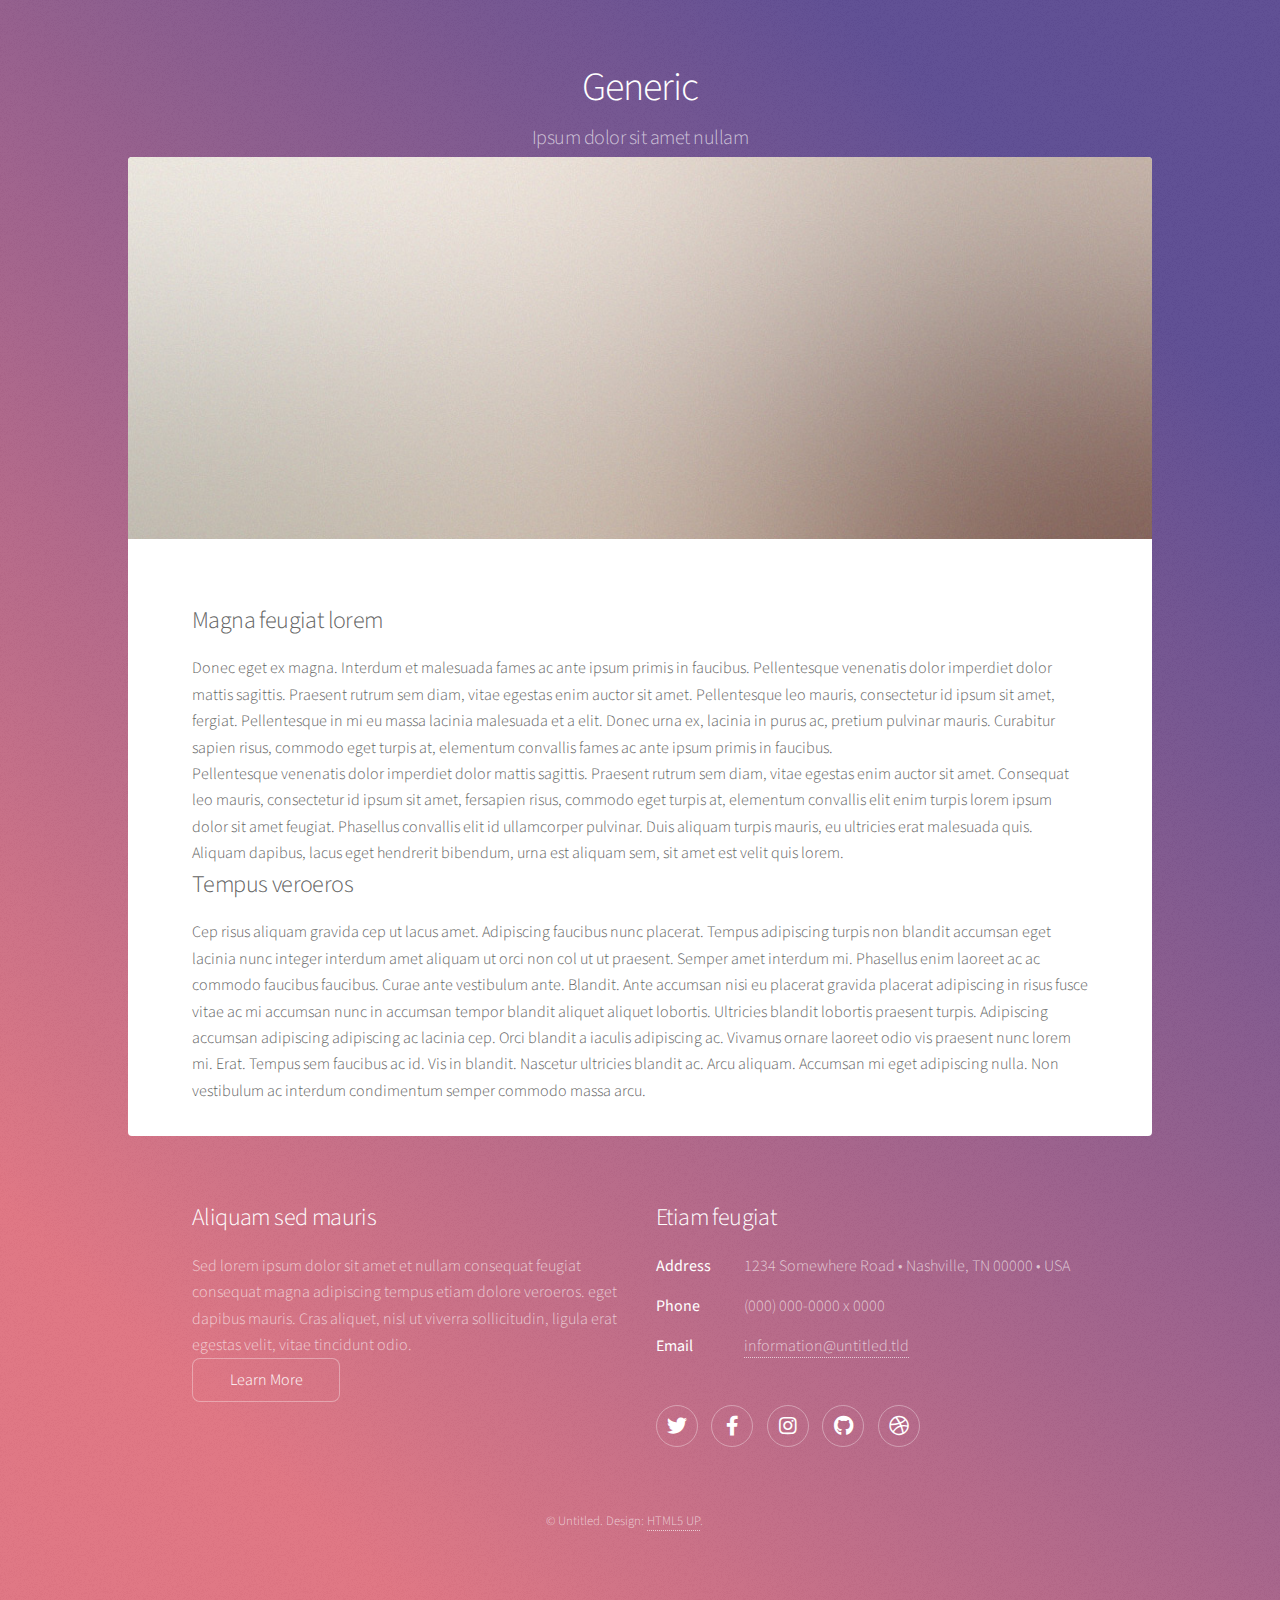
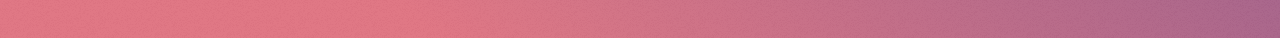
<file: generic.html>
<!DOCTYPE HTML>

<html>
	<head>
		<title>Liam McGoldrick</title>
		<meta charset="utf-8" />
		<meta name="viewport" content="width=device-width, initial-scale=1, user-scalable=no" />
		<link rel="stylesheet" href="assets/css/main.css" />
		<noscript><link rel="stylesheet" href="assets/css/noscript.css" /></noscript>
	</head>
	<body class="is-preload">

		<!-- Wrapper -->
			<div id="wrapper">

				<!-- Header -->
					<header id="header">
						<h1>Generic</h1>
						<p>Ipsum dolor sit amet nullam</p>
					</header>

				<!-- Main -->
					<div id="main">

						<!-- Content -->
							<section id="content" class="main">
								<span class="image main"><img src="images/pic04.jpg" alt="" /></span>
								<h2>Magna feugiat lorem</h2>
								<p>Donec eget ex magna. Interdum et malesuada fames ac ante ipsum primis in faucibus. Pellentesque venenatis dolor imperdiet dolor mattis sagittis. Praesent rutrum sem diam, vitae egestas enim auctor sit amet. Pellentesque leo mauris, consectetur id ipsum sit amet, fergiat. Pellentesque in mi eu massa lacinia malesuada et a elit. Donec urna ex, lacinia in purus ac, pretium pulvinar mauris. Curabitur sapien risus, commodo eget turpis at, elementum convallis fames ac ante ipsum primis in faucibus.</p>
								<p>Pellentesque venenatis dolor imperdiet dolor mattis sagittis. Praesent rutrum sem diam, vitae egestas enim auctor sit amet. Consequat leo mauris, consectetur id ipsum sit amet, fersapien risus, commodo eget turpis at, elementum convallis elit enim turpis lorem ipsum dolor sit amet feugiat. Phasellus convallis elit id ullamcorper pulvinar. Duis aliquam turpis mauris, eu ultricies erat malesuada quis. Aliquam dapibus, lacus eget hendrerit bibendum, urna est aliquam sem, sit amet est velit quis lorem.</p>
								<h2>Tempus veroeros</h2>
								<p>Cep risus aliquam gravida cep ut lacus amet. Adipiscing faucibus nunc placerat. Tempus adipiscing turpis non blandit accumsan eget lacinia nunc integer interdum amet aliquam ut orci non col ut ut praesent. Semper amet interdum mi. Phasellus enim laoreet ac ac commodo faucibus faucibus. Curae ante vestibulum ante. Blandit. Ante accumsan nisi eu placerat gravida placerat adipiscing in risus fusce vitae ac mi accumsan nunc in accumsan tempor blandit aliquet aliquet lobortis. Ultricies blandit lobortis praesent turpis. Adipiscing accumsan adipiscing adipiscing ac lacinia cep. Orci blandit a iaculis adipiscing ac. Vivamus ornare laoreet odio vis praesent nunc lorem mi. Erat. Tempus sem faucibus ac id. Vis in blandit. Nascetur ultricies blandit ac. Arcu aliquam. Accumsan mi eget adipiscing nulla. Non vestibulum ac interdum condimentum semper commodo massa arcu.</p>
							</section>

					</div>

				<!-- Footer -->
					<footer id="footer">
						<section>
							<h2>Aliquam sed mauris</h2>
							<p>Sed lorem ipsum dolor sit amet et nullam consequat feugiat consequat magna adipiscing tempus etiam dolore veroeros. eget dapibus mauris. Cras aliquet, nisl ut viverra sollicitudin, ligula erat egestas velit, vitae tincidunt odio.</p>
							<ul class="actions">
								<li><a href="#" class="button">Learn More</a></li>
							</ul>
						</section>
						<section>
							<h2>Etiam feugiat</h2>
							<dl class="alt">
								<dt>Address</dt>
								<dd>1234 Somewhere Road &bull; Nashville, TN 00000 &bull; USA</dd>
								<dt>Phone</dt>
								<dd>(000) 000-0000 x 0000</dd>
								<dt>Email</dt>
								<dd><a href="#">information@untitled.tld</a></dd>
							</dl>
							<ul class="icons">
								<li><a href="#" class="icon brands fa-twitter alt"><span class="label">Twitter</span></a></li>
								<li><a href="#" class="icon brands fa-facebook-f alt"><span class="label">Facebook</span></a></li>
								<li><a href="#" class="icon brands fa-instagram alt"><span class="label">Instagram</span></a></li>
								<li><a href="#" class="icon brands fa-github alt"><span class="label">GitHub</span></a></li>
								<li><a href="#" class="icon brands fa-dribbble alt"><span class="label">Dribbble</span></a></li>
							</ul>
						</section>
						<p class="copyright">&copy; Untitled. Design: <a href="https://html5up.net">HTML5 UP</a>.</p>
					</footer>

			</div>

		<!-- Scripts -->
			<script src="assets/js/jquery.min.js"></script>
			<script src="assets/js/jquery.scrollex.min.js"></script>
			<script src="assets/js/jquery.scrolly.min.js"></script>
			<script src="assets/js/browser.min.js"></script>
			<script src="assets/js/breakpoints.min.js"></script>
			<script src="assets/js/util.js"></script>
			<script src="assets/js/main.js"></script>

	</body>
</html>
</file>
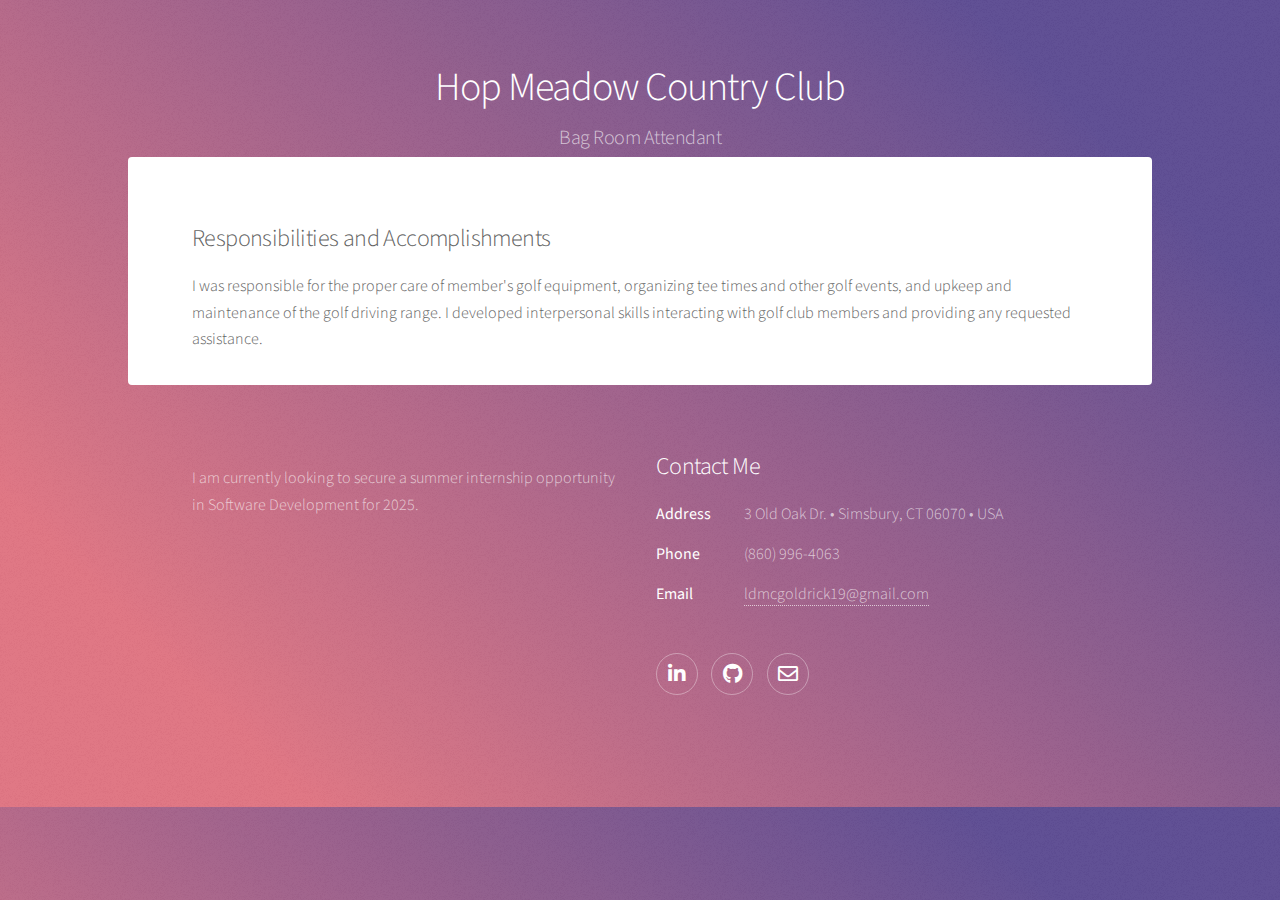
<file: hop.html>
<!DOCTYPE HTML>

<html>
	<head>
		<title>Liam McGoldrick</title>
		<meta charset="utf-8" />
		<meta name="viewport" content="width=device-width, initial-scale=1, user-scalable=no" />
		<link rel="stylesheet" href="assets/css/main.css" />
		<noscript><link rel="stylesheet" href="assets/css/noscript.css" /></noscript>
	</head>
	<body class="is-preload">

		<!-- Wrapper -->
			<div id="wrapper">

				<!-- Header -->
					<header id="header">
						<h1>Hop Meadow Country Club</h1>
						<p>Bag Room Attendant</p>
					</header>

				<!-- Main -->
					<div id="main">

						<!-- Content -->
							<section id="content" class="main">
								<!-- <span class="image main"><img src="images/pic04.jpg" alt="" /></span> -->
								<h2>Responsibilities and Accomplishments</h2>
								<p>I was responsible for the proper care of member's golf equipment, organizing tee times and other golf events, and upkeep and maintenance of the golf driving range. I developed interpersonal skills interacting with golf club members and providing any requested assistance. </p>
							</section>

					</div>

				<!-- Footer -->
                <footer id="footer">
                    <section>
                        <h2></h2>
                        <p>I am currently looking to secure a summer internship opportunity in Software Development for 2025.</p>
                        <!-- <ul class="actions">
                            <li><a href="generic.html" class="button">Learn More</a></li>
                        </ul> -->
                    </section>
                    <section>
                        <h2>Contact Me</h2>
                        <dl class="alt">
                            <dt>Address</dt>
                            <dd>3 Old Oak Dr. &bull; Simsbury, CT 06070 &bull; USA</dd>
                            <dt>Phone</dt>
                            <dd>(860) 996-4063</dd>
                            <dt>Email</dt>
                            <dd><a href="mailto:ldmcgoldrick19@gmail.com">ldmcgoldrick19@gmail.com</a></dd>
                        </dl>
                        <ul class="icons">
                            <li><a href="https://www.linkedin.com/in/liam-mcgoldrick-9737a7256/" class="icon brands fa-linkedin-in alt"><span class="label">LinkedIn</span></a></li>
                            <li><a href="https://github.com/ldmcgo26" class="icon brands fa-github alt"><span class="label">GitHub</span></a></li>
                            <li><a href="mailto:ldmcgoldrick19@gmail.com" class="icon fa-envelope alt"><span class="label">Email</span></a></li>
                        </ul>
                    </section>
                    <!-- <p class="copyright">&copy; Untitled. Design: <a href="https://html5up.net">HTML5 UP</a>.</p> -->
                </footer>

			</div>

		<!-- Scripts -->
			<script src="assets/js/jquery.min.js"></script>
			<script src="assets/js/jquery.scrollex.min.js"></script>
			<script src="assets/js/jquery.scrolly.min.js"></script>
			<script src="assets/js/browser.min.js"></script>
			<script src="assets/js/breakpoints.min.js"></script>
			<script src="assets/js/util.js"></script>
			<script src="assets/js/main.js"></script>

	</body>
</html>
</file>
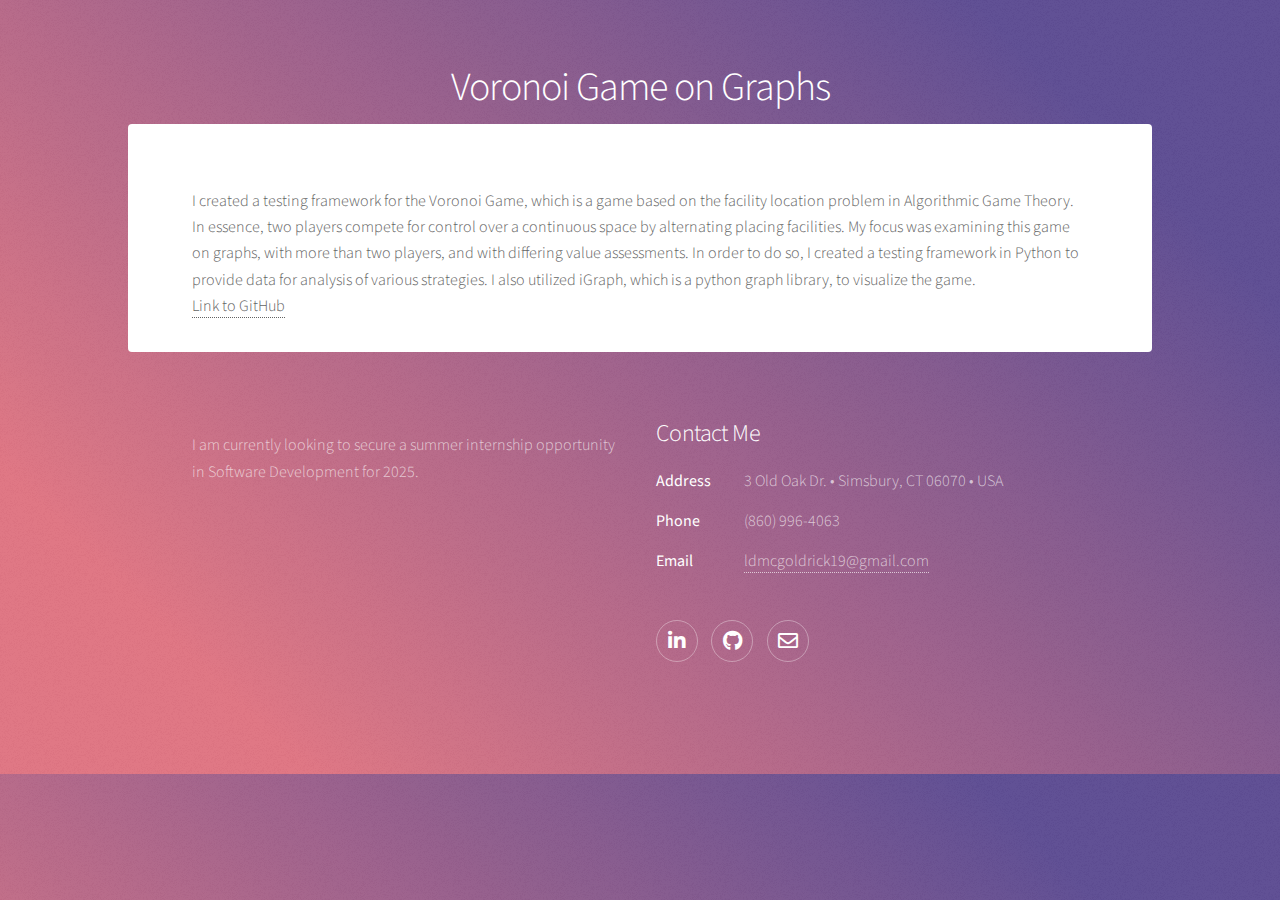
<file: igraph.html>
<!DOCTYPE HTML>

<html>
	<head>
		<title>Liam McGoldrick</title>
		<meta charset="utf-8" />
		<meta name="viewport" content="width=device-width, initial-scale=1, user-scalable=no" />
		<link rel="stylesheet" href="assets/css/main.css" />
		<noscript><link rel="stylesheet" href="assets/css/noscript.css" /></noscript>
	</head>
	<body class="is-preload">

		<!-- Wrapper -->
			<div id="wrapper">

				<!-- Header -->
					<header id="header">
						<h1>Voronoi Game on Graphs</h1>
					</header>

				<!-- Main -->
					<div id="main">

						<!-- Content -->
							<section id="content" class="main">
								<!-- <span class="image main"><img src="images/pic04.jpg" alt="" /></span> -->
								<p>I created a testing framework for the Voronoi Game, which is a game based on the facility location problem in Algorithmic Game Theory. In essence, two players compete for control over a continuous space by alternating placing facilities. My focus was examining this game on graphs, with more than two players, and with differing value assessments. In order to do so, I created a testing framework in Python to provide data for analysis of various strategies. I also utilized iGraph, which is a python graph library, to visualize the game. </p>
                                <a href="https://github.com/ldmcgo26/Voronoi-Game-on-Graphs">Link to GitHub</a>
							</section>

					</div>

				<!-- Footer -->
                <footer id="footer">
                    <section>
                        <h2></h2>
                        <p>I am currently looking to secure a summer internship opportunity in Software Development for 2025.</p>
                        <!-- <ul class="actions">
                            <li><a href="generic.html" class="button">Learn More</a></li>
                        </ul> -->
                    </section>
                    <section>
                        <h2>Contact Me</h2>
                        <dl class="alt">
                            <dt>Address</dt>
                            <dd>3 Old Oak Dr. &bull; Simsbury, CT 06070 &bull; USA</dd>
                            <dt>Phone</dt>
                            <dd>(860) 996-4063</dd>
                            <dt>Email</dt>
                            <dd><a href="mailto:ldmcgoldrick19@gmail.com">ldmcgoldrick19@gmail.com</a></dd>
                        </dl>
                        <ul class="icons">
                            <li><a href="https://www.linkedin.com/in/liam-mcgoldrick-9737a7256/" class="icon brands fa-linkedin-in alt"><span class="label">LinkedIn</span></a></li>
                            <li><a href="https://github.com/ldmcgo26" class="icon brands fa-github alt"><span class="label">GitHub</span></a></li>
                            <li><a href="mailto:ldmcgoldrick19@gmail.com" class="icon fa-envelope alt"><span class="label">Email</span></a></li>
                        </ul>
                    </section>
                    <!-- <p class="copyright">&copy; Untitled. Design: <a href="https://html5up.net">HTML5 UP</a>.</p> -->
                </footer>

			</div>

		<!-- Scripts -->
			<script src="assets/js/jquery.min.js"></script>
			<script src="assets/js/jquery.scrollex.min.js"></script>
			<script src="assets/js/jquery.scrolly.min.js"></script>
			<script src="assets/js/browser.min.js"></script>
			<script src="assets/js/breakpoints.min.js"></script>
			<script src="assets/js/util.js"></script>
			<script src="assets/js/main.js"></script>

	</body>
</html>
</file>
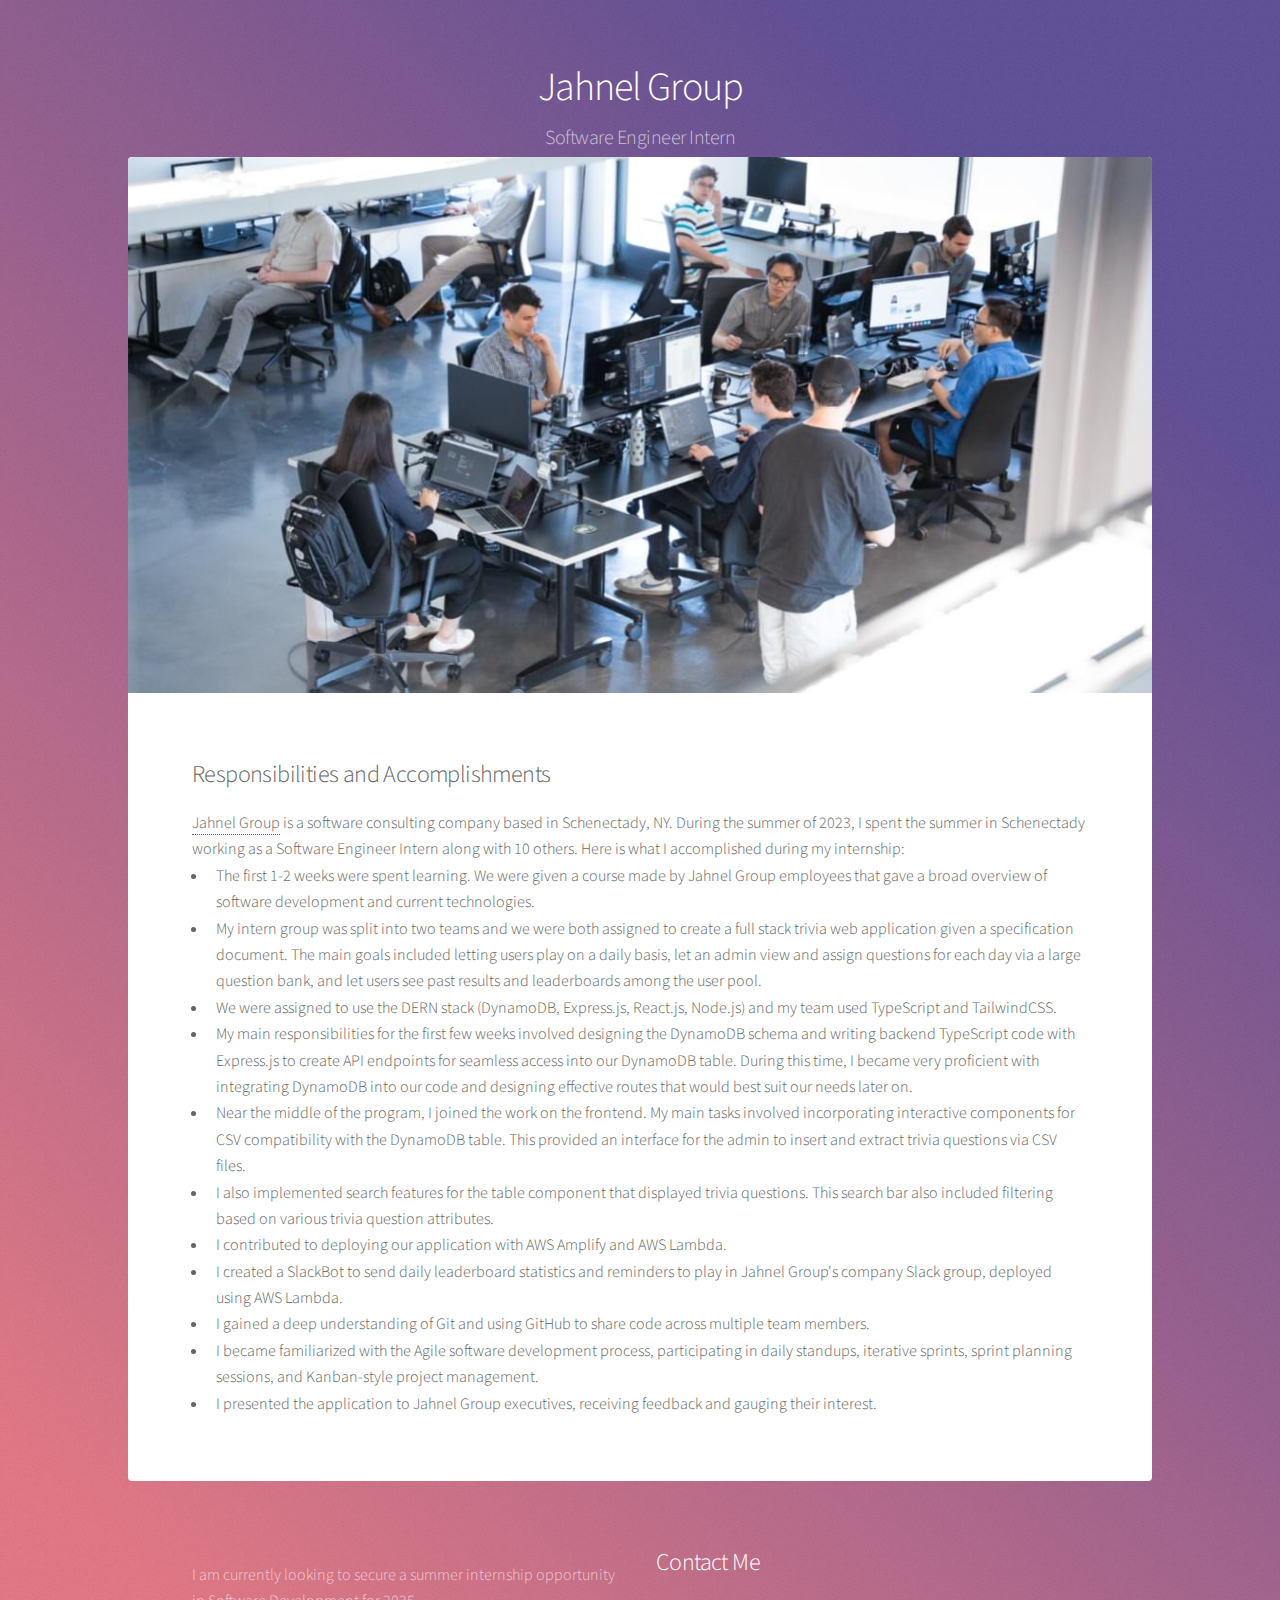
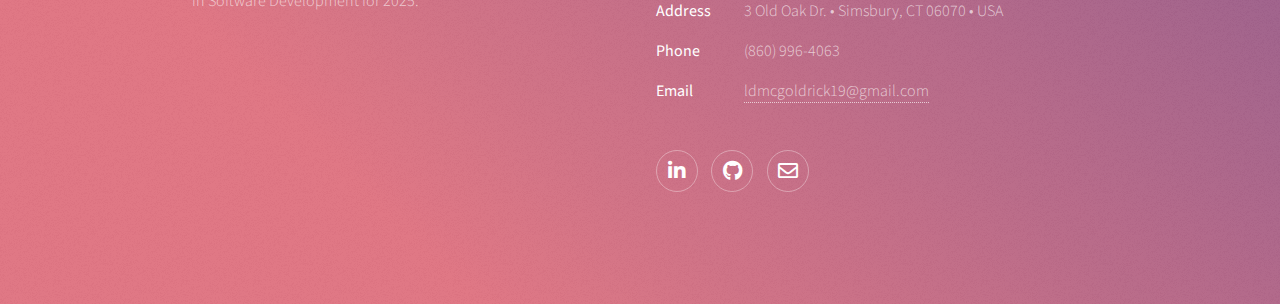
<file: jahnel.html>
<!DOCTYPE HTML>

<html>
	<head>
		<title>Liam McGoldrick</title>
		<meta charset="utf-8" />
		<meta name="viewport" content="width=device-width, initial-scale=1, user-scalable=no" />
		<link rel="stylesheet" href="assets/css/main.css" />
		<noscript><link rel="stylesheet" href="assets/css/noscript.css" /></noscript>
	</head>
	<body class="is-preload">

		<!-- Wrapper -->
			<div id="wrapper">

				<!-- Header -->
					<header id="header">
						<h1>Jahnel Group</h1>
						<p>Software Engineer Intern</p>
					</header>

				<!-- Main -->
					<div id="main">
						<!-- Content -->
							<section id="content" class="main">
								<span class="image main"><img src="images/work.jpg" alt="" /></span>
								<h2>Responsibilities and Accomplishments</h2>
								<p><a href="https://www.jahnelgroup.com/">Jahnel Group</a> is a software consulting company based in Schenectady, NY. During 
								the summer of 2023, I spent the summer in Schenectady working as a Software Engineer Intern along with 10 others. Here is what I accomplished during my internship: </p>
								<ul>
									<li>The first 1-2 weeks were spent learning. We were given a course made by Jahnel Group employees that gave a broad overview of software development and current technologies. </li>
									<li>My intern group was split into two teams and we were both assigned to create a full stack trivia web application given a specification document. The main goals included letting users play on a daily basis, let an admin view and assign questions for each day via a large question bank, and let users see past results and leaderboards among the user pool. </li>
									<li>We were assigned to use the DERN stack (DynamoDB, Express.js, React.js, Node.js) and my team used TypeScript and TailwindCSS.</li>
									<li>My main responsibilities for the first few weeks involved designing the DynamoDB schema and writing backend TypeScript code with Express.js to create API endpoints 
										for seamless access into our DynamoDB table. During this time, I became very proficient with integrating DynamoDB into our code and designing effective routes that would best suit our needs later on.</li>
									<li>Near the middle of the program, I joined the work on the frontend. My main tasks involved incorporating interactive components for CSV compatibility with the DynamoDB table. This provided an interface for the admin to insert and extract trivia questions via CSV files.</li>
									<li>I also implemented search features for the table component that displayed trivia questions. This search bar also included filtering based on various trivia question attributes. </li>
									<li>I contributed to deploying our application with AWS Amplify and AWS Lambda.</li>
									<li>I created a SlackBot to send daily leaderboard statistics and reminders to play in Jahnel Group's company Slack group, deployed using AWS Lambda. </li>
									<li>I gained a deep understanding of Git and using GitHub to share code across multiple team members. </li>
									<li>I became familiarized with the Agile software development process, 
										participating in daily standups, iterative sprints, sprint planning sessions, and Kanban-style project management.</li>
									<li>I presented the application to Jahnel Group executives, receiving feedback and gauging their interest.</li>
								</ul>
								</section>

					</div>

				<!-- Footer -->
                <footer id="footer">
                    <section>
                        <h2></h2>
                        <p>I am currently looking to secure a summer internship opportunity in Software Development for 2025.</p>
                        <!-- <ul class="actions">
                            <li><a href="generic.html" class="button">Learn More</a></li>
                        </ul> -->
                    </section>
                    <section>
                        <h2>Contact Me</h2>
                        <dl class="alt">
                            <dt>Address</dt>
                            <dd>3 Old Oak Dr. &bull; Simsbury, CT 06070 &bull; USA</dd>
                            <dt>Phone</dt>
                            <dd>(860) 996-4063</dd>
                            <dt>Email</dt>
                            <dd><a href="mailto:ldmcgoldrick19@gmail.com">ldmcgoldrick19@gmail.com</a></dd>
                        </dl>
                        <ul class="icons">
                            <li><a href="https://www.linkedin.com/in/liam-mcgoldrick-9737a7256/" class="icon brands fa-linkedin-in alt"><span class="label">LinkedIn</span></a></li>
                            <li><a href="https://github.com/ldmcgo26" class="icon brands fa-github alt"><span class="label">GitHub</span></a></li>
                            <li><a href="mailto:ldmcgoldrick19@gmail.com" class="icon fa-envelope alt"><span class="label">Email</span></a></li>
                        </ul>
                    </section>
                    <!-- <p class="copyright">&copy; Untitled. Design: <a href="https://html5up.net">HTML5 UP</a>.</p> -->
                </footer>

			</div>

		<!-- Scripts -->
			<script src="assets/js/jquery.min.js"></script>
			<script src="assets/js/jquery.scrollex.min.js"></script>
			<script src="assets/js/jquery.scrolly.min.js"></script>
			<script src="assets/js/browser.min.js"></script>
			<script src="assets/js/breakpoints.min.js"></script>
			<script src="assets/js/util.js"></script>
			<script src="assets/js/main.js"></script>

	</body>
</html>
</file>
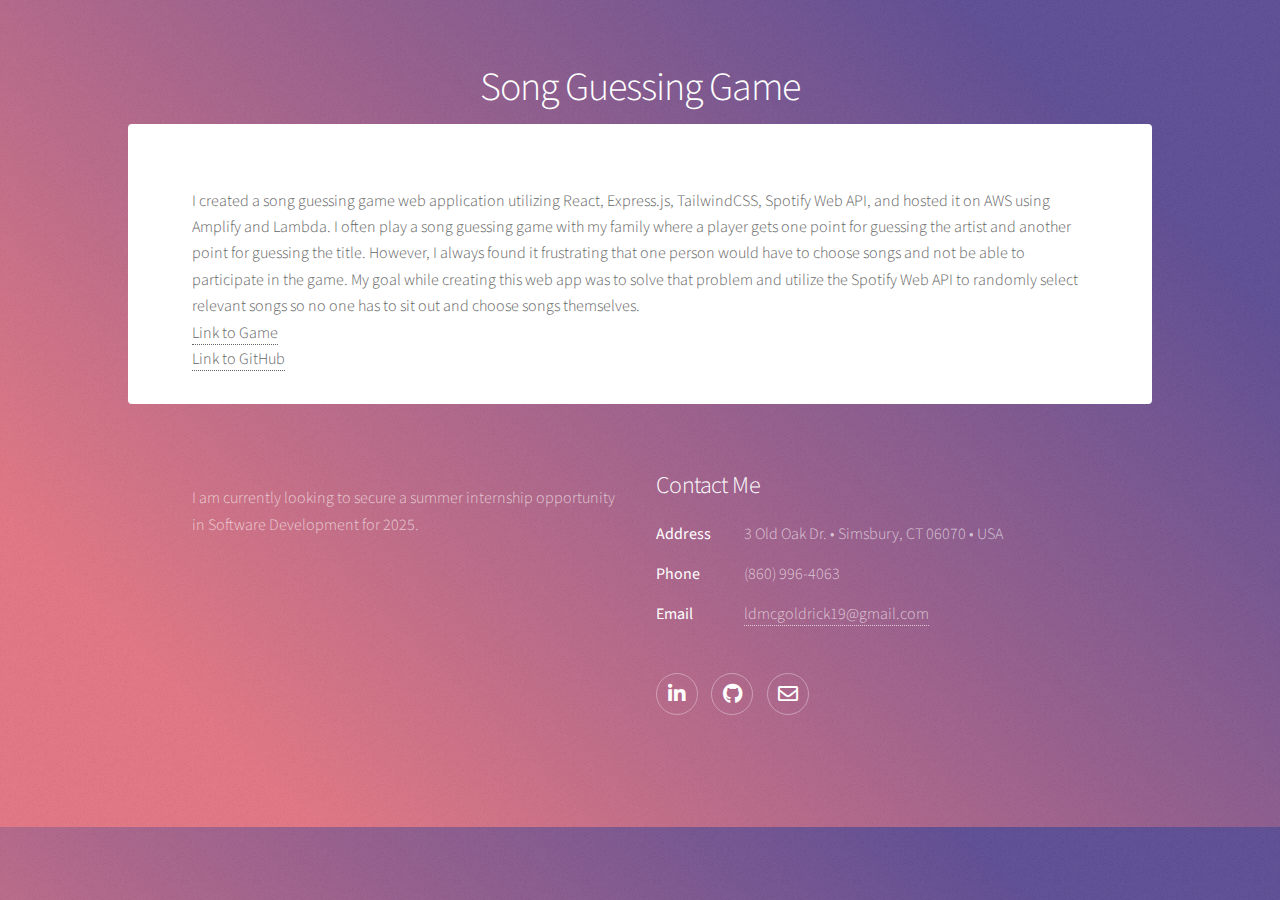
<file: spotify.html>
<!DOCTYPE HTML>

<html>
	<head>
		<title>Liam McGoldrick</title>
		<meta charset="utf-8" />
		<meta name="viewport" content="width=device-width, initial-scale=1, user-scalable=no" />
		<link rel="stylesheet" href="assets/css/main.css" />
		<noscript><link rel="stylesheet" href="assets/css/noscript.css" /></noscript>
	</head>
	<body class="is-preload">

		<!-- Wrapper -->
			<div id="wrapper">

				<!-- Header -->
					<header id="header">
						<h1>Song Guessing Game</h1>
					</header>

				<!-- Main -->
					<div id="main">

						<!-- Content -->
							<section id="content" class="main">
								<!-- <span class="image main"><img src="images/pic04.jpg" alt="" /></span> -->
								<p>I created a song guessing game web application utilizing React, Express.js, TailwindCSS, Spotify Web API, and hosted it on AWS using Amplify and Lambda. I often play a song guessing game with my family where a player gets one point for guessing the artist and another point for guessing the title. However, I always found it frustrating that one person would have to choose songs and not be able to participate in the game. My goal while creating this web app was to solve that problem and utilize the Spotify Web API to randomly select relevant songs so no one has to sit out and choose songs themselves.  </p>
                                <a href="https://main.d382c0ju8gqq8z.amplifyapp.com/">Link to Game</a><br/><a href="https://github.com/ldmcgo26/SongGame">Link to GitHub</a>
							</section>

					</div>

				<!-- Footer -->
                <footer id="footer">
                    <section>
                        <h2></h2>
                        <p>I am currently looking to secure a summer internship opportunity in Software Development for 2025.</p>
                        <!-- <ul class="actions">
                            <li><a href="generic.html" class="button">Learn More</a></li>
                        </ul> -->
                    </section>
                    <section>
                        <h2>Contact Me</h2>
                        <dl class="alt">
                            <dt>Address</dt>
                            <dd>3 Old Oak Dr. &bull; Simsbury, CT 06070 &bull; USA</dd>
                            <dt>Phone</dt>
                            <dd>(860) 996-4063</dd>
                            <dt>Email</dt>
                            <dd><a href="mailto:ldmcgoldrick19@gmail.com">ldmcgoldrick19@gmail.com</a></dd>
                        </dl>
                        <ul class="icons">
                            <li><a href="https://www.linkedin.com/in/liam-mcgoldrick-9737a7256/" class="icon brands fa-linkedin-in alt"><span class="label">LinkedIn</span></a></li>
                            <li><a href="https://github.com/ldmcgo26" class="icon brands fa-github alt"><span class="label">GitHub</span></a></li>
                            <li><a href="mailto:ldmcgoldrick19@gmail.com" class="icon fa-envelope alt"><span class="label">Email</span></a></li>
                        </ul>
                    </section>
                    <!-- <p class="copyright">&copy; Untitled. Design: <a href="https://html5up.net">HTML5 UP</a>.</p> -->
                </footer>

			</div>

		<!-- Scripts -->
			<script src="assets/js/jquery.min.js"></script>
			<script src="assets/js/jquery.scrollex.min.js"></script>
			<script src="assets/js/jquery.scrolly.min.js"></script>
			<script src="assets/js/browser.min.js"></script>
			<script src="assets/js/breakpoints.min.js"></script>
			<script src="assets/js/util.js"></script>
			<script src="assets/js/main.js"></script>

	</body>
</html>
</file>
<file: assets/css/noscript.css>
/*
	Stellar by HTML5 UP
	html5up.net | @ajlkn
	Free for personal and commercial use under the CCA 3.0 license (html5up.net/license)
*/

/* Header */

	body.is-preload #header.alt > * {
		opacity: 1;
	}

	body.is-preload #header.alt .logo {
		-moz-transform: none;
		-webkit-transform: none;
		-ms-transform: none;
		transform: none;
	}
</file>
<file: assets/css/main.css>
@import url(fontawesome-all.min.css);
@import 'https://fonts.googleapis.com/css?family=Source+Sans+Pro:300,400';

/*
	Stellar by HTML5 UP
	html5up.net | @ajlkn
	Free for personal and commercial use under the CCA 3.0 license (html5up.net/license)
*/

html, body, div, span, applet, object,
iframe, h1, h2, h3, h4, h5, h6, p, blockquote,
pre, a, abbr, acronym, address, big, cite,
code, del, dfn, em, img, ins, kbd, q, s, samp,
small, strike, strong, sub, sup, tt, var, b,
u, i, center, dl, dt, dd, ol, ul, li, fieldset,
form, label, legend, table, caption, tbody,
tfoot, thead, tr, th, td, article, aside,
canvas, details, embed, figure, figcaption,
footer, header, hgroup, menu, nav, output, ruby,
section, summary, time, mark, audio, video {
	margin: 0;
	padding: 0;
	border: 0;
	font-size: 100%;
	font: inherit;
	vertical-align: baseline;}

article, aside, details, figcaption, figure,
footer, header, hgroup, menu, nav, section {
	display: block;}

body {
	line-height: 1;
}

ol, ul {
	list-style: none;
}

blockquote, q {
	quotes: none;
}

	blockquote:before, blockquote:after, q:before, q:after {
		content: '';
		content: none;
	}

table {
	border-collapse: collapse;
	border-spacing: 0;
}

body {
	-webkit-text-size-adjust: none;
}

mark {
	background-color: transparent;
	color: inherit;
}

input::-moz-focus-inner {
	border: 0;
	padding: 0;
}

input, select, textarea {
	-moz-appearance: none;
	-webkit-appearance: none;
	-ms-appearance: none;
	appearance: none;
}

/* Basic */

	@-ms-viewport {
		width: device-width;
	}

	body {
		-ms-overflow-style: scrollbar;
	}

	@media screen and (max-width: 480px) {

		html, body {
			min-width: 320px;
		}

	}

	html {
		box-sizing: border-box;
	}

	*, *:before, *:after {
		box-sizing: inherit;
	}

	body {
		background-color: #935d8c;
		background-image: url("images/overlay.png"), -moz-linear-gradient(45deg, #e37682 15%, #5f4d93 85%);
		background-image: url("images/overlay.png"), -webkit-linear-gradient(45deg, #e37682 15%, #5f4d93 85%);
		background-image: url("images/overlay.png"), -ms-linear-gradient(45deg, #e37682 15%, #5f4d93 85%);
		background-image: url("images/overlay.png"), linear-gradient(45deg, #e37682 15%, #5f4d93 85%);
	}

		body.is-preload *, body.is-preload *:before, body.is-preload *:after {
			-moz-animation: none !important;
			-webkit-animation: none !important;
			-ms-animation: none !important;
			animation: none !important;
			-moz-transition: none !important;
			-webkit-transition: none !important;
			-ms-transition: none !important;
			transition: none !important;
		}

/* Type */

	body {
		background-color: #935d8c;
		color: rgba(255, 255, 255, 0.65);
	}

	body, input, select, textarea {
		font-family: "Source Sans Pro", Helvetica, sans-serif;
		font-size: 17pt;
		font-weight: 300;
		line-height: 1.65;
	}

		@media screen and (max-width: 1680px) {

			body, input, select, textarea {
				font-size: 14pt;
			}

		}

		@media screen and (max-width: 1280px) {

			body, input, select, textarea {
				font-size: 12pt;
			}

		}

		@media screen and (max-width: 360px) {

			body, input, select, textarea {
				font-size: 11pt;
			}

		}

	a {
		-moz-transition: color 0.2s ease, border-bottom 0.2s ease;
		-webkit-transition: color 0.2s ease, border-bottom 0.2s ease;
		-ms-transition: color 0.2s ease, border-bottom 0.2s ease;
		transition: color 0.2s ease, border-bottom 0.2s ease;
		text-decoration: none;
		border-bottom: dotted 1px;
		color: inherit;
	}

		a:hover {
			border-bottom-color: transparent;
		}

	strong, b {
		font-weight: 400;
	}

	em, i {
		font-style: italic;
	}

	/* p {
		margin: 0 0 2em 0;
	} */

		p.content {
			-moz-columns: 20em 2;
			-webkit-columns: 20em 2;
			-ms-columns: 20em 2;
			columns: 20em 2;
			-moz-column-gap: 2em;
			-webkit-column-gap: 2em;
			-ms-column-gap: 2em;
			column-gap: 2em;
			text-align: justify;
		}

	h1, h2, h3, h4, h5, h6 {
		font-weight: 300;
		line-height: 1.5;
		margin: 0 0 0.7em 0;
		letter-spacing: -0.025em;
	}

		h1 a, h2 a, h3 a, h4 a, h5 a, h6 a {
			color: inherit;
			text-decoration: none;
		}

	h1 {
		font-size: 2.5em;
		line-height: 1.2;
	}

	h2 {
		font-size: 1.5em;
	}

	h3 {
		font-size: 1.25em;
	}

	h4 {
		font-size: 1.1em;
	}

	h5 {
		font-size: 0.9em;
	}

	h6 {
		font-size: 0.7em;
	}

	@media screen and (max-width: 736px) {

		h1 {
			font-size: 2em;
		}

	}

	sub {
		font-size: 0.8em;
		position: relative;
		top: 0.5em;
	}

	sup {
		font-size: 0.8em;
		position: relative;
		top: -0.5em;
	}

	blockquote {
		border-left: solid 4px;
		font-style: italic;
		margin: 0 0 2em 0;
		padding: 0.5em 0 0.5em 2em;
	}

	code {
		border-radius: 8px;
		border: solid 1px;
		font-family: "Courier New", monospace;
		font-size: 0.9em;
		margin: 0 0.25em;
		padding: 0.25em 0.65em;
	}

	pre {
		-webkit-overflow-scrolling: touch;
		font-family: "Courier New", monospace;
		font-size: 0.9em;
		margin: 0 0 2em 0;
	}

		pre code {
			display: block;
			line-height: 1.75;
			padding: 1em 1.5em;
			overflow-x: auto;
		}

	hr {
		border: 0;
		border-bottom: solid 1px;
		margin: 2em 0;
	}

		hr.major {
			margin: 3em 0;
		}

	.align-left {
		text-align: left;
	}

	.align-center {
		text-align: center;
	}

	.align-right {
		text-align: right;
	}

	input, select, textarea {
		color: #ffffff;
	}

	a:hover {
		color: #ffffff;
	}

	strong, b {
		color: #ffffff;
	}

	h1, h2, h3, h4, h5, h6 {
		color: #ffffff;
	}

	blockquote {
		border-left-color: rgba(255, 255, 255, 0.35);
	}

	code {
		background: rgba(255, 255, 255, 0.075);
		border-color: rgba(255, 255, 255, 0.35);
	}

	hr {
		border-bottom-color: rgba(255, 255, 255, 0.35);
	}

/* Row */

	.row {
		display: flex;
		flex-wrap: wrap;
		box-sizing: border-box;
		align-items: stretch;
	}

		.row > * {
			box-sizing: border-box;
		}

		.row.gtr-uniform > * > :last-child {
			margin-bottom: 0;
		}

		.row.aln-left {
			justify-content: flex-start;
		}

		.row.aln-center {
			justify-content: center;
		}

		.row.aln-right {
			justify-content: flex-end;
		}

		.row.aln-top {
			align-items: flex-start;
		}

		.row.aln-middle {
			align-items: center;
		}

		.row.aln-bottom {
			align-items: flex-end;
		}

		.row > .imp {
			order: -1;
		}

		.row > .col-1 {
			width: 8.33333%;
		}

		.row > .off-1 {
			margin-left: 8.33333%;
		}

		.row > .col-2 {
			width: 16.66667%;
		}

		.row > .off-2 {
			margin-left: 16.66667%;
		}

		.row > .col-3 {
			width: 25%;
		}

		.row > .off-3 {
			margin-left: 25%;
		}

		.row > .col-4 {
			width: 33.33333%;
		}

		.row > .off-4 {
			margin-left: 33.33333%;
		}

		.row > .col-5 {
			width: 41.66667%;
		}

		.row > .off-5 {
			margin-left: 41.66667%;
		}

		.row > .col-6 {
			width: 50%;
		}

		.row > .off-6 {
			margin-left: 50%;
		}

		.row > .col-7 {
			width: 58.33333%;
		}

		.row > .off-7 {
			margin-left: 58.33333%;
		}

		.row > .col-8 {
			width: 66.66667%;
		}

		.row > .off-8 {
			margin-left: 66.66667%;
		}

		.row > .col-9 {
			width: 75%;
		}

		.row > .off-9 {
			margin-left: 75%;
		}

		.row > .col-10 {
			width: 83.33333%;
		}

		.row > .off-10 {
			margin-left: 83.33333%;
		}

		.row > .col-11 {
			width: 91.66667%;
		}

		.row > .off-11 {
			margin-left: 91.66667%;
		}

		.row > .col-12 {
			width: 100%;
		}

		.row > .off-12 {
			margin-left: 100%;
		}

		.row.gtr-0 {
			margin-top: 0;
			margin-left: 0em;
		}

			.row.gtr-0 > * {
				padding: 0 0 0 0em;
			}

			.row.gtr-0.gtr-uniform {
				margin-top: 0em;
			}

				.row.gtr-0.gtr-uniform > * {
					padding-top: 0em;
				}

		.row.gtr-25 {
			margin-top: 0;
			margin-left: -0.375em;
		}

			.row.gtr-25 > * {
				padding: 0 0 0 0.375em;
			}

			.row.gtr-25.gtr-uniform {
				margin-top: -0.375em;
			}

				.row.gtr-25.gtr-uniform > * {
					padding-top: 0.375em;
				}

		.row.gtr-50 {
			margin-top: 0;
			margin-left: -0.75em;
		}

			.row.gtr-50 > * {
				padding: 0 0 0 0.75em;
			}

			.row.gtr-50.gtr-uniform {
				margin-top: -0.75em;
			}

				.row.gtr-50.gtr-uniform > * {
					padding-top: 0.75em;
				}

		.row {
			margin-top: 0;
			margin-left: -1.5em;
		}

			.row > * {
				padding: 0 0 0 1.5em;
			}

			.row.gtr-uniform {
				margin-top: -1.5em;
			}

				.row.gtr-uniform > * {
					padding-top: 1.5em;
				}

		.row.gtr-150 {
			margin-top: 0;
			margin-left: -2.25em;
		}

			.row.gtr-150 > * {
				padding: 0 0 0 2.25em;
			}

			.row.gtr-150.gtr-uniform {
				margin-top: -2.25em;
			}

				.row.gtr-150.gtr-uniform > * {
					padding-top: 2.25em;
				}

		.row.gtr-200 {
			margin-top: 0;
			margin-left: -3em;
		}

			.row.gtr-200 > * {
				padding: 0 0 0 3em;
			}

			.row.gtr-200.gtr-uniform {
				margin-top: -3em;
			}

				.row.gtr-200.gtr-uniform > * {
					padding-top: 3em;
				}

		@media screen and (max-width: 1680px) {

			.row {
				display: flex;
				flex-wrap: wrap;
				box-sizing: border-box;
				align-items: stretch;
			}

				.row > * {
					box-sizing: border-box;
				}

				.row.gtr-uniform > * > :last-child {
					margin-bottom: 0;
				}

				.row.aln-left {
					justify-content: flex-start;
				}

				.row.aln-center {
					justify-content: center;
				}

				.row.aln-right {
					justify-content: flex-end;
				}

				.row.aln-top {
					align-items: flex-start;
				}

				.row.aln-middle {
					align-items: center;
				}

				.row.aln-bottom {
					align-items: flex-end;
				}

				.row > .imp-xlarge {
					order: -1;
				}

				.row > .col-1-xlarge {
					width: 8.33333%;
				}

				.row > .off-1-xlarge {
					margin-left: 8.33333%;
				}

				.row > .col-2-xlarge {
					width: 16.66667%;
				}

				.row > .off-2-xlarge {
					margin-left: 16.66667%;
				}

				.row > .col-3-xlarge {
					width: 25%;
				}

				.row > .off-3-xlarge {
					margin-left: 25%;
				}

				.row > .col-4-xlarge {
					width: 33.33333%;
				}

				.row > .off-4-xlarge {
					margin-left: 33.33333%;
				}

				.row > .col-5-xlarge {
					width: 41.66667%;
				}

				.row > .off-5-xlarge {
					margin-left: 41.66667%;
				}

				.row > .col-6-xlarge {
					width: 50%;
				}

				.row > .off-6-xlarge {
					margin-left: 50%;
				}

				.row > .col-7-xlarge {
					width: 58.33333%;
				}

				.row > .off-7-xlarge {
					margin-left: 58.33333%;
				}

				.row > .col-8-xlarge {
					width: 66.66667%;
				}

				.row > .off-8-xlarge {
					margin-left: 66.66667%;
				}

				.row > .col-9-xlarge {
					width: 75%;
				}

				.row > .off-9-xlarge {
					margin-left: 75%;
				}

				.row > .col-10-xlarge {
					width: 83.33333%;
				}

				.row > .off-10-xlarge {
					margin-left: 83.33333%;
				}

				.row > .col-11-xlarge {
					width: 91.66667%;
				}

				.row > .off-11-xlarge {
					margin-left: 91.66667%;
				}

				.row > .col-12-xlarge {
					width: 100%;
				}

				.row > .off-12-xlarge {
					margin-left: 100%;
				}

				.row.gtr-0 {
					margin-top: 0;
					margin-left: 0em;
				}

					.row.gtr-0 > * {
						padding: 0 0 0 0em;
					}

					.row.gtr-0.gtr-uniform {
						margin-top: 0em;
					}

						.row.gtr-0.gtr-uniform > * {
							padding-top: 0em;
						}

				.row.gtr-25 {
					margin-top: 0;
					margin-left: -0.375em;
				}

					.row.gtr-25 > * {
						padding: 0 0 0 0.375em;
					}

					.row.gtr-25.gtr-uniform {
						margin-top: -0.375em;
					}

						.row.gtr-25.gtr-uniform > * {
							padding-top: 0.375em;
						}

				.row.gtr-50 {
					margin-top: 0;
					margin-left: -0.75em;
				}

					.row.gtr-50 > * {
						padding: 0 0 0 0.75em;
					}

					.row.gtr-50.gtr-uniform {
						margin-top: -0.75em;
					}

						.row.gtr-50.gtr-uniform > * {
							padding-top: 0.75em;
						}

				.row {
					margin-top: 0;
					margin-left: -1.5em;
				}

					.row > * {
						padding: 0 0 0 1.5em;
					}

					.row.gtr-uniform {
						margin-top: -1.5em;
					}

						.row.gtr-uniform > * {
							padding-top: 1.5em;
						}

				.row.gtr-150 {
					margin-top: 0;
					margin-left: -2.25em;
				}

					.row.gtr-150 > * {
						padding: 0 0 0 2.25em;
					}

					.row.gtr-150.gtr-uniform {
						margin-top: -2.25em;
					}

						.row.gtr-150.gtr-uniform > * {
							padding-top: 2.25em;
						}

				.row.gtr-200 {
					margin-top: 0;
					margin-left: -3em;
				}

					.row.gtr-200 > * {
						padding: 0 0 0 3em;
					}

					.row.gtr-200.gtr-uniform {
						margin-top: -3em;
					}

						.row.gtr-200.gtr-uniform > * {
							padding-top: 3em;
						}

		}

		@media screen and (max-width: 1280px) {

			.row {
				display: flex;
				flex-wrap: wrap;
				box-sizing: border-box;
				align-items: stretch;
			}

				.row > * {
					box-sizing: border-box;
				}

				.row.gtr-uniform > * > :last-child {
					margin-bottom: 0;
				}

				.row.aln-left {
					justify-content: flex-start;
				}

				.row.aln-center {
					justify-content: center;
				}

				.row.aln-right {
					justify-content: flex-end;
				}

				.row.aln-top {
					align-items: flex-start;
				}

				.row.aln-middle {
					align-items: center;
				}

				.row.aln-bottom {
					align-items: flex-end;
				}

				.row > .imp-large {
					order: -1;
				}

				.row > .col-1-large {
					width: 8.33333%;
				}

				.row > .off-1-large {
					margin-left: 8.33333%;
				}

				.row > .col-2-large {
					width: 16.66667%;
				}

				.row > .off-2-large {
					margin-left: 16.66667%;
				}

				.row > .col-3-large {
					width: 25%;
				}

				.row > .off-3-large {
					margin-left: 25%;
				}

				.row > .col-4-large {
					width: 33.33333%;
				}

				.row > .off-4-large {
					margin-left: 33.33333%;
				}

				.row > .col-5-large {
					width: 41.66667%;
				}

				.row > .off-5-large {
					margin-left: 41.66667%;
				}

				.row > .col-6-large {
					width: 50%;
				}

				.row > .off-6-large {
					margin-left: 50%;
				}

				.row > .col-7-large {
					width: 58.33333%;
				}

				.row > .off-7-large {
					margin-left: 58.33333%;
				}

				.row > .col-8-large {
					width: 66.66667%;
				}

				.row > .off-8-large {
					margin-left: 66.66667%;
				}

				.row > .col-9-large {
					width: 75%;
				}

				.row > .off-9-large {
					margin-left: 75%;
				}

				.row > .col-10-large {
					width: 83.33333%;
				}

				.row > .off-10-large {
					margin-left: 83.33333%;
				}

				.row > .col-11-large {
					width: 91.66667%;
				}

				.row > .off-11-large {
					margin-left: 91.66667%;
				}

				.row > .col-12-large {
					width: 100%;
				}

				.row > .off-12-large {
					margin-left: 100%;
				}

				.row.gtr-0 {
					margin-top: 0;
					margin-left: 0em;
				}

					.row.gtr-0 > * {
						padding: 0 0 0 0em;
					}

					.row.gtr-0.gtr-uniform {
						margin-top: 0em;
					}

						.row.gtr-0.gtr-uniform > * {
							padding-top: 0em;
						}

				.row.gtr-25 {
					margin-top: 0;
					margin-left: -0.375em;
				}

					.row.gtr-25 > * {
						padding: 0 0 0 0.375em;
					}

					.row.gtr-25.gtr-uniform {
						margin-top: -0.375em;
					}

						.row.gtr-25.gtr-uniform > * {
							padding-top: 0.375em;
						}

				.row.gtr-50 {
					margin-top: 0;
					margin-left: -0.75em;
				}

					.row.gtr-50 > * {
						padding: 0 0 0 0.75em;
					}

					.row.gtr-50.gtr-uniform {
						margin-top: -0.75em;
					}

						.row.gtr-50.gtr-uniform > * {
							padding-top: 0.75em;
						}

				.row {
					margin-top: 0;
					margin-left: -1.5em;
				}

					.row > * {
						padding: 0 0 0 1.5em;
					}

					.row.gtr-uniform {
						margin-top: -1.5em;
					}

						.row.gtr-uniform > * {
							padding-top: 1.5em;
						}

				.row.gtr-150 {
					margin-top: 0;
					margin-left: -2.25em;
				}

					.row.gtr-150 > * {
						padding: 0 0 0 2.25em;
					}

					.row.gtr-150.gtr-uniform {
						margin-top: -2.25em;
					}

						.row.gtr-150.gtr-uniform > * {
							padding-top: 2.25em;
						}

				.row.gtr-200 {
					margin-top: 0;
					margin-left: -3em;
				}

					.row.gtr-200 > * {
						padding: 0 0 0 3em;
					}

					.row.gtr-200.gtr-uniform {
						margin-top: -3em;
					}

						.row.gtr-200.gtr-uniform > * {
							padding-top: 3em;
						}

		}

		@media screen and (max-width: 980px) {

			.row {
				display: flex;
				flex-wrap: wrap;
				box-sizing: border-box;
				align-items: stretch;
			}

				.row > * {
					box-sizing: border-box;
				}

				.row.gtr-uniform > * > :last-child {
					margin-bottom: 0;
				}

				.row.aln-left {
					justify-content: flex-start;
				}

				.row.aln-center {
					justify-content: center;
				}

				.row.aln-right {
					justify-content: flex-end;
				}

				.row.aln-top {
					align-items: flex-start;
				}

				.row.aln-middle {
					align-items: center;
				}

				.row.aln-bottom {
					align-items: flex-end;
				}

				.row > .imp-medium {
					order: -1;
				}

				.row > .col-1-medium {
					width: 8.33333%;
				}

				.row > .off-1-medium {
					margin-left: 8.33333%;
				}

				.row > .col-2-medium {
					width: 16.66667%;
				}

				.row > .off-2-medium {
					margin-left: 16.66667%;
				}

				.row > .col-3-medium {
					width: 25%;
				}

				.row > .off-3-medium {
					margin-left: 25%;
				}

				.row > .col-4-medium {
					width: 33.33333%;
				}

				.row > .off-4-medium {
					margin-left: 33.33333%;
				}

				.row > .col-5-medium {
					width: 41.66667%;
				}

				.row > .off-5-medium {
					margin-left: 41.66667%;
				}

				.row > .col-6-medium {
					width: 50%;
				}

				.row > .off-6-medium {
					margin-left: 50%;
				}

				.row > .col-7-medium {
					width: 58.33333%;
				}

				.row > .off-7-medium {
					margin-left: 58.33333%;
				}

				.row > .col-8-medium {
					width: 66.66667%;
				}

				.row > .off-8-medium {
					margin-left: 66.66667%;
				}

				.row > .col-9-medium {
					width: 75%;
				}

				.row > .off-9-medium {
					margin-left: 75%;
				}

				.row > .col-10-medium {
					width: 83.33333%;
				}

				.row > .off-10-medium {
					margin-left: 83.33333%;
				}

				.row > .col-11-medium {
					width: 91.66667%;
				}

				.row > .off-11-medium {
					margin-left: 91.66667%;
				}

				.row > .col-12-medium {
					width: 100%;
				}

				.row > .off-12-medium {
					margin-left: 100%;
				}

				.row.gtr-0 {
					margin-top: 0;
					margin-left: 0em;
				}

					.row.gtr-0 > * {
						padding: 0 0 0 0em;
					}

					.row.gtr-0.gtr-uniform {
						margin-top: 0em;
					}

						.row.gtr-0.gtr-uniform > * {
							padding-top: 0em;
						}

				.row.gtr-25 {
					margin-top: 0;
					margin-left: -0.375em;
				}

					.row.gtr-25 > * {
						padding: 0 0 0 0.375em;
					}

					.row.gtr-25.gtr-uniform {
						margin-top: -0.375em;
					}

						.row.gtr-25.gtr-uniform > * {
							padding-top: 0.375em;
						}

				.row.gtr-50 {
					margin-top: 0;
					margin-left: -0.75em;
				}

					.row.gtr-50 > * {
						padding: 0 0 0 0.75em;
					}

					.row.gtr-50.gtr-uniform {
						margin-top: -0.75em;
					}

						.row.gtr-50.gtr-uniform > * {
							padding-top: 0.75em;
						}

				.row {
					margin-top: 0;
					margin-left: -1.5em;
				}

					.row > * {
						padding: 0 0 0 1.5em;
					}

					.row.gtr-uniform {
						margin-top: -1.5em;
					}

						.row.gtr-uniform > * {
							padding-top: 1.5em;
						}

				.row.gtr-150 {
					margin-top: 0;
					margin-left: -2.25em;
				}

					.row.gtr-150 > * {
						padding: 0 0 0 2.25em;
					}

					.row.gtr-150.gtr-uniform {
						margin-top: -2.25em;
					}

						.row.gtr-150.gtr-uniform > * {
							padding-top: 2.25em;
						}

				.row.gtr-200 {
					margin-top: 0;
					margin-left: -3em;
				}

					.row.gtr-200 > * {
						padding: 0 0 0 3em;
					}

					.row.gtr-200.gtr-uniform {
						margin-top: -3em;
					}

						.row.gtr-200.gtr-uniform > * {
							padding-top: 3em;
						}

		}

		@media screen and (max-width: 736px) {

			.row {
				display: flex;
				flex-wrap: wrap;
				box-sizing: border-box;
				align-items: stretch;
			}

				.row > * {
					box-sizing: border-box;
				}

				.row.gtr-uniform > * > :last-child {
					margin-bottom: 0;
				}

				.row.aln-left {
					justify-content: flex-start;
				}

				.row.aln-center {
					justify-content: center;
				}

				.row.aln-right {
					justify-content: flex-end;
				}

				.row.aln-top {
					align-items: flex-start;
				}

				.row.aln-middle {
					align-items: center;
				}

				.row.aln-bottom {
					align-items: flex-end;
				}

				.row > .imp-small {
					order: -1;
				}

				.row > .col-1-small {
					width: 8.33333%;
				}

				.row > .off-1-small {
					margin-left: 8.33333%;
				}

				.row > .col-2-small {
					width: 16.66667%;
				}

				.row > .off-2-small {
					margin-left: 16.66667%;
				}

				.row > .col-3-small {
					width: 25%;
				}

				.row > .off-3-small {
					margin-left: 25%;
				}

				.row > .col-4-small {
					width: 33.33333%;
				}

				.row > .off-4-small {
					margin-left: 33.33333%;
				}

				.row > .col-5-small {
					width: 41.66667%;
				}

				.row > .off-5-small {
					margin-left: 41.66667%;
				}

				.row > .col-6-small {
					width: 50%;
				}

				.row > .off-6-small {
					margin-left: 50%;
				}

				.row > .col-7-small {
					width: 58.33333%;
				}

				.row > .off-7-small {
					margin-left: 58.33333%;
				}

				.row > .col-8-small {
					width: 66.66667%;
				}

				.row > .off-8-small {
					margin-left: 66.66667%;
				}

				.row > .col-9-small {
					width: 75%;
				}

				.row > .off-9-small {
					margin-left: 75%;
				}

				.row > .col-10-small {
					width: 83.33333%;
				}

				.row > .off-10-small {
					margin-left: 83.33333%;
				}

				.row > .col-11-small {
					width: 91.66667%;
				}

				.row > .off-11-small {
					margin-left: 91.66667%;
				}

				.row > .col-12-small {
					width: 100%;
				}

				.row > .off-12-small {
					margin-left: 100%;
				}

				.row.gtr-0 {
					margin-top: 0;
					margin-left: 0em;
				}

					.row.gtr-0 > * {
						padding: 0 0 0 0em;
					}

					.row.gtr-0.gtr-uniform {
						margin-top: 0em;
					}

						.row.gtr-0.gtr-uniform > * {
							padding-top: 0em;
						}

				.row.gtr-25 {
					margin-top: 0;
					margin-left: -0.25em;
				}

					.row.gtr-25 > * {
						padding: 0 0 0 0.25em;
					}

					.row.gtr-25.gtr-uniform {
						margin-top: -0.25em;
					}

						.row.gtr-25.gtr-uniform > * {
							padding-top: 0.25em;
						}

				.row.gtr-50 {
					margin-top: 0;
					margin-left: -0.5em;
				}

					.row.gtr-50 > * {
						padding: 0 0 0 0.5em;
					}

					.row.gtr-50.gtr-uniform {
						margin-top: -0.5em;
					}

						.row.gtr-50.gtr-uniform > * {
							padding-top: 0.5em;
						}

				.row {
					margin-top: 0;
					margin-left: -1em;
				}

					.row > * {
						padding: 0 0 0 1em;
					}

					.row.gtr-uniform {
						margin-top: -1em;
					}

						.row.gtr-uniform > * {
							padding-top: 1em;
						}

				.row.gtr-150 {
					margin-top: 0;
					margin-left: -1.5em;
				}

					.row.gtr-150 > * {
						padding: 0 0 0 1.5em;
					}

					.row.gtr-150.gtr-uniform {
						margin-top: -1.5em;
					}

						.row.gtr-150.gtr-uniform > * {
							padding-top: 1.5em;
						}

				.row.gtr-200 {
					margin-top: 0;
					margin-left: -2em;
				}

					.row.gtr-200 > * {
						padding: 0 0 0 2em;
					}

					.row.gtr-200.gtr-uniform {
						margin-top: -2em;
					}

						.row.gtr-200.gtr-uniform > * {
							padding-top: 2em;
						}

		}

		@media screen and (max-width: 480px) {

			.row {
				display: flex;
				flex-wrap: wrap;
				box-sizing: border-box;
				align-items: stretch;
			}

				.row > * {
					box-sizing: border-box;
				}

				.row.gtr-uniform > * > :last-child {
					margin-bottom: 0;
				}

				.row.aln-left {
					justify-content: flex-start;
				}

				.row.aln-center {
					justify-content: center;
				}

				.row.aln-right {
					justify-content: flex-end;
				}

				.row.aln-top {
					align-items: flex-start;
				}

				.row.aln-middle {
					align-items: center;
				}

				.row.aln-bottom {
					align-items: flex-end;
				}

				.row > .imp-xsmall {
					order: -1;
				}

				.row > .col-1-xsmall {
					width: 8.33333%;
				}

				.row > .off-1-xsmall {
					margin-left: 8.33333%;
				}

				.row > .col-2-xsmall {
					width: 16.66667%;
				}

				.row > .off-2-xsmall {
					margin-left: 16.66667%;
				}

				.row > .col-3-xsmall {
					width: 25%;
				}

				.row > .off-3-xsmall {
					margin-left: 25%;
				}

				.row > .col-4-xsmall {
					width: 33.33333%;
				}

				.row > .off-4-xsmall {
					margin-left: 33.33333%;
				}

				.row > .col-5-xsmall {
					width: 41.66667%;
				}

				.row > .off-5-xsmall {
					margin-left: 41.66667%;
				}

				.row > .col-6-xsmall {
					width: 50%;
				}

				.row > .off-6-xsmall {
					margin-left: 50%;
				}

				.row > .col-7-xsmall {
					width: 58.33333%;
				}

				.row > .off-7-xsmall {
					margin-left: 58.33333%;
				}

				.row > .col-8-xsmall {
					width: 66.66667%;
				}

				.row > .off-8-xsmall {
					margin-left: 66.66667%;
				}

				.row > .col-9-xsmall {
					width: 75%;
				}

				.row > .off-9-xsmall {
					margin-left: 75%;
				}

				.row > .col-10-xsmall {
					width: 83.33333%;
				}

				.row > .off-10-xsmall {
					margin-left: 83.33333%;
				}

				.row > .col-11-xsmall {
					width: 91.66667%;
				}

				.row > .off-11-xsmall {
					margin-left: 91.66667%;
				}

				.row > .col-12-xsmall {
					width: 100%;
				}

				.row > .off-12-xsmall {
					margin-left: 100%;
				}

				.row.gtr-0 {
					margin-top: 0;
					margin-left: 0em;
				}

					.row.gtr-0 > * {
						padding: 0 0 0 0em;
					}

					.row.gtr-0.gtr-uniform {
						margin-top: 0em;
					}

						.row.gtr-0.gtr-uniform > * {
							padding-top: 0em;
						}

				.row.gtr-25 {
					margin-top: 0;
					margin-left: -0.3125em;
				}

					.row.gtr-25 > * {
						padding: 0 0 0 0.3125em;
					}

					.row.gtr-25.gtr-uniform {
						margin-top: -0.3125em;
					}

						.row.gtr-25.gtr-uniform > * {
							padding-top: 0.3125em;
						}

				.row.gtr-50 {
					margin-top: 0;
					margin-left: -0.625em;
				}

					.row.gtr-50 > * {
						padding: 0 0 0 0.625em;
					}

					.row.gtr-50.gtr-uniform {
						margin-top: -0.625em;
					}

						.row.gtr-50.gtr-uniform > * {
							padding-top: 0.625em;
						}

				.row {
					margin-top: 0;
					margin-left: -1.25em;
				}

					.row > * {
						padding: 0 0 0 1.25em;
					}

					.row.gtr-uniform {
						margin-top: -1.25em;
					}

						.row.gtr-uniform > * {
							padding-top: 1.25em;
						}

				.row.gtr-150 {
					margin-top: 0;
					margin-left: -1.875em;
				}

					.row.gtr-150 > * {
						padding: 0 0 0 1.875em;
					}

					.row.gtr-150.gtr-uniform {
						margin-top: -1.875em;
					}

						.row.gtr-150.gtr-uniform > * {
							padding-top: 1.875em;
						}

				.row.gtr-200 {
					margin-top: 0;
					margin-left: -2.5em;
				}

					.row.gtr-200 > * {
						padding: 0 0 0 2.5em;
					}

					.row.gtr-200.gtr-uniform {
						margin-top: -2.5em;
					}

						.row.gtr-200.gtr-uniform > * {
							padding-top: 2.5em;
						}

		}

/* Box */

	.box {
		border-radius: 8px;
		border: solid;
		margin-bottom: 2em;
		padding: 1.5em;
	}

		.box > :last-child,
		.box > :last-child > :last-child,
		.box > :last-child > :last-child > :last-child {
			margin-bottom: 0;
		}

		.box.alt {
			border: 0;
			border-radius: 0;
			padding: 0;
		}

	.box {
		border-color: rgba(255, 255, 255, 0.35);
	}

/* Button */

	input[type="submit"],
	input[type="reset"],
	input[type="button"],
	button,
	.button {
		-moz-appearance: none;
		-webkit-appearance: none;
		-ms-appearance: none;
		appearance: none;
		-moz-transition: background-color 0.2s ease-in-out, color 0.2s ease-in-out;
		-webkit-transition: background-color 0.2s ease-in-out, color 0.2s ease-in-out;
		-ms-transition: background-color 0.2s ease-in-out, color 0.2s ease-in-out;
		transition: background-color 0.2s ease-in-out, color 0.2s ease-in-out;
		border-radius: 8px;
		border: 0;
		cursor: pointer;
		display: inline-block;
		font-weight: 300;
		height: 2.75em;
		line-height: 2.75em;
		min-width: 9.25em;
		padding: 0 1.5em;
		text-align: center;
		text-decoration: none;
		white-space: nowrap;
	}

		input[type="submit"].icon,
		input[type="reset"].icon,
		input[type="button"].icon,
		button.icon,
		.button.icon {
			padding-left: 1.35em;
		}

			input[type="submit"].icon:before,
			input[type="reset"].icon:before,
			input[type="button"].icon:before,
			button.icon:before,
			.button.icon:before {
				margin-right: 0.5em;
			}

		input[type="submit"].fit,
		input[type="reset"].fit,
		input[type="button"].fit,
		button.fit,
		.button.fit {
			width: 100%;
		}

		input[type="submit"].small,
		input[type="reset"].small,
		input[type="button"].small,
		button.small,
		.button.small {
			font-size: 0.8em;
		}

		input[type="submit"].large,
		input[type="reset"].large,
		input[type="button"].large,
		button.large,
		.button.large {
			font-size: 1.35em;
		}

		input[type="submit"].disabled, input[type="submit"]:disabled,
		input[type="reset"].disabled,
		input[type="reset"]:disabled,
		input[type="button"].disabled,
		input[type="button"]:disabled,
		button.disabled,
		button:disabled,
		.button.disabled,
		.button:disabled {
			pointer-events: none;
			opacity: 0.25;
		}

		@media screen and (max-width: 736px) {

			input[type="submit"],
			input[type="reset"],
			input[type="button"],
			button,
			.button {
				min-width: 0;
			}

		}

	input[type="submit"],
	input[type="reset"],
	input[type="button"],
	button,
	.button {
		background-color: transparent;
		box-shadow: inset 0 0 0 1px rgba(255, 255, 255, 0.35);
		color: #ffffff !important;
	}

		input[type="submit"]:hover,
		input[type="reset"]:hover,
		input[type="button"]:hover,
		button:hover,
		.button:hover {
			background-color: rgba(255, 255, 255, 0.075);
		}

		input[type="submit"]:active,
		input[type="reset"]:active,
		input[type="button"]:active,
		button:active,
		.button:active {
			background-color: rgba(255, 255, 255, 0.2);
		}

		input[type="submit"].icon:before,
		input[type="reset"].icon:before,
		input[type="button"].icon:before,
		button.icon:before,
		.button.icon:before {
			color: rgba(255, 255, 255, 0.5);
		}

		input[type="submit"].primary,
		input[type="reset"].primary,
		input[type="button"].primary,
		button.primary,
		.button.primary {
			background-color: #8cc9f0;
			color: #ffffff !important;
			box-shadow: none;
		}

			input[type="submit"].primary:hover,
			input[type="reset"].primary:hover,
			input[type="button"].primary:hover,
			button.primary:hover,
			.button.primary:hover {
				background-color: #9acff2;
			}

			input[type="submit"].primary:active,
			input[type="reset"].primary:active,
			input[type="button"].primary:active,
			button.primary:active,
			.button.primary:active {
				background-color: #7ec3ee;
			}

			input[type="submit"].primary.icon:before,
			input[type="reset"].primary.icon:before,
			input[type="button"].primary.icon:before,
			button.primary.icon:before,
			.button.primary.icon:before {
				color: #ffffff !important;
			}

/* Form */

	form {
		margin: 0 0 2em 0;
	}

	label {
		display: block;
		font-size: 0.9em;
		font-weight: 400;
		margin: 0 0 1em 0;
	}

	input[type="text"],
	input[type="password"],
	input[type="email"],
	select,
	textarea {
		-moz-appearance: none;
		-webkit-appearance: none;
		-ms-appearance: none;
		appearance: none;
		border-radius: 8px;
		border: solid 1px;
		color: inherit;
		display: block;
		outline: 0;
		padding: 0 1em;
		text-decoration: none;
		width: 100%;
	}

		input[type="text"]:invalid,
		input[type="password"]:invalid,
		input[type="email"]:invalid,
		select:invalid,
		textarea:invalid {
			box-shadow: none;
		}

	select {
		background-size: 1.25rem;
		background-repeat: no-repeat;
		background-position: calc(100% - 1rem) center;
		height: 2.75em;
		padding-right: 2.75em;
		text-overflow: ellipsis;
	}

		select:focus::-ms-value {
			background-color: transparent;
		}

		select::-ms-expand {
			display: none;
		}

	input[type="text"],
	input[type="password"],
	input[type="email"],
	select {
		height: 2.75em;
	}

	textarea {
		padding: 0.75em 1em;
	}

	input[type="checkbox"],
	input[type="radio"] {
		-moz-appearance: none;
		-webkit-appearance: none;
		-ms-appearance: none;
		appearance: none;
		display: block;
		float: left;
		margin-right: -2em;
		opacity: 0;
		width: 1em;
		z-index: -1;
	}

		input[type="checkbox"] + label,
		input[type="radio"] + label {
			text-decoration: none;
			cursor: pointer;
			display: inline-block;
			font-size: 1em;
			font-weight: 300;
			padding-left: 2.4em;
			padding-right: 0.75em;
			position: relative;
		}

			input[type="checkbox"] + label:before,
			input[type="radio"] + label:before {
				-moz-osx-font-smoothing: grayscale;
				-webkit-font-smoothing: antialiased;
				display: inline-block;
				font-style: normal;
				font-variant: normal;
				text-rendering: auto;
				line-height: 1;
				text-transform: none !important;
				font-family: 'Font Awesome 5 Free';
				font-weight: 900;
			}

			input[type="checkbox"] + label:before,
			input[type="radio"] + label:before {
				border-radius: 8px;
				border: solid 1px;
				content: '';
				display: inline-block;
				font-size: 0.8em;
				height: 2.0625em;
				left: 0;
				line-height: 2.0625em;
				position: absolute;
				text-align: center;
				top: 0;
				width: 2.0625em;
			}

		input[type="checkbox"]:checked + label:before,
		input[type="radio"]:checked + label:before {
			content: '\f00c';
		}

	input[type="checkbox"] + label:before {
		border-radius: 8px;
	}

	input[type="radio"] + label:before {
		border-radius: 100%;
	}

	::-webkit-input-placeholder {
		opacity: 1.0;
	}

	:-moz-placeholder {
		opacity: 1.0;
	}

	::-moz-placeholder {
		opacity: 1.0;
	}

	:-ms-input-placeholder {
		opacity: 1.0;
	}

	label {
		color: #ffffff;
	}

	input[type="text"],
	input[type="password"],
	input[type="email"],
	select,
	textarea {
		background-color: rgba(255, 255, 255, 0.075);
		border-color: rgba(255, 255, 255, 0.35);
	}

		input[type="text"]:focus,
		input[type="password"]:focus,
		input[type="email"]:focus,
		select:focus,
		textarea:focus {
			border-color: #8cc9f0;
			box-shadow: 0 0 0 1px #8cc9f0;
		}

	select {
		background-image: url("data:image/svg+xml;charset=utf8,%3Csvg xmlns='http://www.w3.org/2000/svg' width='40' height='40' preserveAspectRatio='none' viewBox='0 0 40 40'%3E%3Cpath d='M9.4,12.3l10.4,10.4l10.4-10.4c0.2-0.2,0.5-0.4,0.9-0.4c0.3,0,0.6,0.1,0.9,0.4l3.3,3.3c0.2,0.2,0.4,0.5,0.4,0.9 c0,0.4-0.1,0.6-0.4,0.9L20.7,31.9c-0.2,0.2-0.5,0.4-0.9,0.4c-0.3,0-0.6-0.1-0.9-0.4L4.3,17.3c-0.2-0.2-0.4-0.5-0.4-0.9 c0-0.4,0.1-0.6,0.4-0.9l3.3-3.3c0.2-0.2,0.5-0.4,0.9-0.4S9.1,12.1,9.4,12.3z' fill='rgba(255, 255, 255, 0.35)' /%3E%3C/svg%3E");
	}

		select option {
			color: #ffffff;
			background: #935d8c;
		}

	input[type="checkbox"] + label,
	input[type="radio"] + label {
		color: rgba(255, 255, 255, 0.65);
	}

		input[type="checkbox"] + label:before,
		input[type="radio"] + label:before {
			background: rgba(255, 255, 255, 0.075);
			border-color: rgba(255, 255, 255, 0.35);
		}

	input[type="checkbox"]:checked + label:before,
	input[type="radio"]:checked + label:before {
		background-color: #ffffff;
		border-color: #ffffff;
		color: #935d8c;
	}

	input[type="checkbox"]:focus + label:before,
	input[type="radio"]:focus + label:before {
		border-color: #8cc9f0;
		box-shadow: 0 0 0 1px #8cc9f0;
	}

	::-webkit-input-placeholder {
		color: rgba(255, 255, 255, 0.5) !important;
	}

	:-moz-placeholder {
		color: rgba(255, 255, 255, 0.5) !important;
	}

	::-moz-placeholder {
		color: rgba(255, 255, 255, 0.5) !important;
	}

	:-ms-input-placeholder {
		color: rgba(255, 255, 255, 0.5) !important;
	}

	.formerize-placeholder {
		color: rgba(255, 255, 255, 0.5) !important;
	}

/* Icon */

	.icon {
		text-decoration: none;
		-moz-transition: background-color 0.2s ease-in-out, color 0.2s ease-in-out;
		-webkit-transition: background-color 0.2s ease-in-out, color 0.2s ease-in-out;
		-ms-transition: background-color 0.2s ease-in-out, color 0.2s ease-in-out;
		transition: background-color 0.2s ease-in-out, color 0.2s ease-in-out;
		border-bottom: none;
		position: relative;
	}

		.icon:before {
			-moz-osx-font-smoothing: grayscale;
			-webkit-font-smoothing: antialiased;
			display: inline-block;
			font-style: normal;
			font-variant: normal;
			text-rendering: auto;
			line-height: 1;
			text-transform: none !important;
			font-family: 'Font Awesome 5 Free';
			font-weight: 400;
		}

		.icon > .label {
			display: none;
		}

		.icon:before {
			line-height: solid;
		}

		.icon.solid:before {
			font-weight: 900;
		}

		.icon.brands:before {
			font-family: 'Font Awesome 5 Brands';
		}

		.icon.major {
			border: solid 1px;
			display: inline-block;
			border-radius: 100%;
			padding: 0.65em;
			margin: 0 0 2em 0;
			cursor: default;
		}

			.icon.major:before {
				display: inline-block;
				font-size: 6.25rem;
				width: 2.25em;
				height: 2.25em;
				line-height: 2.2em;
				border-radius: 100%;
				border: solid 1px;
				text-align: center;
			}

		.icon.alt {
			display: inline-block;
			border: solid 1px;
			border-radius: 100%;
		}

			.icon.alt:before {
				display: block;
				font-size: 1.25em;
				width: 2em;
				height: 2em;
				text-align: center;
				line-height: 2em;
			}

		.icon.style1 {
			color: #efa8b0;
		}

		.icon.style2 {
			color: #c79cc8;
		}

		.icon.style3 {
			color: #a89cc8;
		}

		.icon.style4 {
			color: #9bb2e1;
		}

		.icon.style5 {
			color: #8cc9f0;
		}

		@media screen and (max-width: 1680px) {

			.icon.major:before {
				font-size: 5.5rem;
			}

		}

		@media screen and (max-width: 1280px) {

			.icon.major:before {
				font-size: 4.75rem;
			}

		}

		@media screen and (max-width: 736px) {

			.icon.major {
				margin: 0 0 1.5em 0;
				padding: 0.35em;
			}

				.icon.major:before {
					font-size: 3.5rem;
				}

		}

	.icon.major {
		border-color: rgba(255, 255, 255, 0.35);
	}

		.icon.major:before {
			border-color: rgba(255, 255, 255, 0.35);
		}

	.icon.alt {
		border-color: rgba(255, 255, 255, 0.35);
		color: #ffffff;
	}

		.icon.alt:hover {
			background-color: rgba(255, 255, 255, 0.075);
		}

		.icon.alt:active {
			background-color: rgba(255, 255, 255, 0.2);
		}

/* Image */

	.job-logos img{
		max-width: 75%;
	}

	.image {
		border-radius: 8px;
		border: 0;
		display: inline-block;
		position: relative;
	}

		.image img {
			border-radius: 8px;
			display: block;
		}

		.image.left, .image.right {
			max-width: 40%;
		}

			.image.left img, .image.right img {
				width: 100%;
			}

		.image.left {
			float: left;
			margin: 0 1.5em 1em 0;
			top: 0.25em;
		}

		.image.right {
			float: right;
			margin: 0 0 1em 1.5em;
			top: 0.25em;
		}

		.image.fit {
			display: block;
			margin: 0 0 2em 0;
			width: 100%;
		}

			.image.fit img {
				width: 100%;
			}

		.image.main {
			display: block;
			margin: 0 0 3em 0;
			width: 100%;
		}

			.image.main img {
				width: 100%;
			}

/* List */

	ol {
		list-style: decimal;
		margin: 0 0 2em 0;
		padding-left: 1.25em;
	}

		ol li {
			padding-left: 0.25em;
		}

	ul {
		list-style: disc;
		margin: 0 0 2em 0;
		padding-left: 1em;
	}

		ul li {
			padding-left: 0.5em;
		}

		ul.alt {
			list-style: none;
			padding-left: 0;
		}

			ul.alt li {
				border-top: solid 1px;
				padding: 0.5em 0;
			}

				ul.alt li:first-child {
					border-top: 0;
					padding-top: 0;
				}

	dl {
		margin: 0 0 2em 0;
	}

		dl dt {
			display: block;
			font-weight: 400;
			margin: 0 0 1em 0;
		}

		dl dd {
			margin-left: 2em;
		}

		dl.alt dt {
			display: block;
			width: 3em;
			margin: 0;
			clear: left;
			float: left;
		}

		dl.alt dd {
			margin: 0 0 0.85em 5.5em;
		}

		dl.alt:after {
			content: '';
			display: block;
			clear: both;
		}

	ul.alt li {
		border-top-color: rgba(255, 255, 255, 0.35);
	}

	dl dt {
		color: #ffffff;
	}

/* Actions */

	ul.actions {
		display: -moz-flex;
		display: -webkit-flex;
		display: -ms-flex;
		display: flex;
		cursor: default;
		list-style: none;
		margin-left: -1em;
		padding-left: 0;
	}

		ul.actions li {
			padding: 0 0 0 1em;
			vertical-align: middle;
		}

		ul.actions.special {
			-moz-justify-content: center;
			-webkit-justify-content: center;
			-ms-justify-content: center;
			justify-content: center;
			width: 100%;
			margin-left: 0;
		}

			ul.actions.special li:first-child {
				padding-left: 0;
			}

		ul.actions.stacked {
			-moz-flex-direction: column;
			-webkit-flex-direction: column;
			-ms-flex-direction: column;
			flex-direction: column;
			margin-left: 0;
		}

			ul.actions.stacked li {
				padding: 1.3em 0 0 0;
			}

				ul.actions.stacked li:first-child {
					padding-top: 0;
				}

		ul.actions.fit {
			width: calc(100% + 1em);
		}

			ul.actions.fit li {
				-moz-flex-grow: 1;
				-webkit-flex-grow: 1;
				-ms-flex-grow: 1;
				flex-grow: 1;
				-moz-flex-shrink: 1;
				-webkit-flex-shrink: 1;
				-ms-flex-shrink: 1;
				flex-shrink: 1;
				width: 100%;
			}

				ul.actions.fit li > * {
					width: 100%;
				}

			ul.actions.fit.stacked {
				width: 100%;
			}

		@media screen and (max-width: 480px) {

			ul.actions:not(.fixed) {
				-moz-flex-direction: column;
				-webkit-flex-direction: column;
				-ms-flex-direction: column;
				flex-direction: column;
				margin-left: 0;
				width: 100% !important;
			}

				ul.actions:not(.fixed) li {
					-moz-flex-grow: 1;
					-webkit-flex-grow: 1;
					-ms-flex-grow: 1;
					flex-grow: 1;
					-moz-flex-shrink: 1;
					-webkit-flex-shrink: 1;
					-ms-flex-shrink: 1;
					flex-shrink: 1;
					padding: 1em 0 0 0;
					text-align: center;
					width: 100%;
				}

					ul.actions:not(.fixed) li > * {
						width: 100%;
					}

					ul.actions:not(.fixed) li:first-child {
						padding-top: 0;
					}

					ul.actions:not(.fixed) li input[type="submit"],
					ul.actions:not(.fixed) li input[type="reset"],
					ul.actions:not(.fixed) li input[type="button"],
					ul.actions:not(.fixed) li button,
					ul.actions:not(.fixed) li .button {
						width: 100%;
					}

						ul.actions:not(.fixed) li input[type="submit"].icon:before,
						ul.actions:not(.fixed) li input[type="reset"].icon:before,
						ul.actions:not(.fixed) li input[type="button"].icon:before,
						ul.actions:not(.fixed) li button.icon:before,
						ul.actions:not(.fixed) li .button.icon:before {
							margin-left: -0.5rem;
						}

		}

/* Icons */

	ul.icons {
		cursor: default;
		list-style: none;
		padding-left: 0;
	}

		ul.icons li {
			display: inline-block;
			padding: 0 0.65em 0 0;
		}

			ul.icons li:last-child {
				padding-right: 0 !important;
			}

/* Section/Article */

	section.special, article.special {
		text-align: center;
	}

	header.major {
		margin-bottom: 3em;
	}

		header.major h2 {
			font-size: 2em;
		}

			header.major h2:after {
				display: block;
				content: '';
				width: 3.25em;
				height: 2px;
				margin: 0.7em 0 1em 0;
				border-radius: 2px;
			}

				section.special header.major h2:after, article.special header.major h2:after {
					margin-left: auto;
					margin-right: auto;
				}

		header.major p {
			font-size: 1.25em;
			letter-spacing: -0.025em;
		}

		header.major.special {
			text-align: center;
		}

			header.major.special h2:after {
				margin-left: auto;
				margin-right: auto;
			}

	footer.major {
		margin-top: 3em;
	}

	@media screen and (max-width: 736px) {

		header.major {
			margin-bottom: 0;
		}

			header.major h2 {
				font-size: 1.5em;
			}

			header.major p {
				font-size: 1em;
				letter-spacing: 0;
			}

				header.major p br {
					display: none;
				}

		footer.major {
			margin-top: 0;
		}

	}

	header.major h2:after {
		background-color: rgba(255, 255, 255, 0.35);
	}

/* Table */

	.table-wrapper {
		-webkit-overflow-scrolling: touch;
		overflow-x: auto;
	}

	table {
		margin: 0 0 2em 0;
		width: 100%;
	}

		table tbody tr {
			border: solid 1px;
			border-left: 0;
			border-right: 0;
		}

		table td {
			padding: 0.75em 0.75em;
		}

		table th {
			font-size: 0.9em;
			font-weight: 400;
			padding: 0 0.75em 0.75em 0.75em;
			text-align: left;
		}

		table thead {
			border-bottom: solid 2px;
		}

		table tfoot {
			border-top: solid 2px;
		}

		table.alt {
			border-collapse: separate;
		}

			table.alt tbody tr td {
				border: solid 1px;
				border-left-width: 0;
				border-top-width: 0;
			}

				table.alt tbody tr td:first-child {
					border-left-width: 1px;
				}

			table.alt tbody tr:first-child td {
				border-top-width: 1px;
			}

			table.alt thead {
				border-bottom: 0;
			}

			table.alt tfoot {
				border-top: 0;
			}

	table tbody tr {
		border-color: rgba(255, 255, 255, 0.35);
	}

		table tbody tr:nth-child(2n + 1) {
			background-color: rgba(255, 255, 255, 0.075);
		}

	table th {
		color: #ffffff;
	}

	table thead {
		border-bottom-color: rgba(255, 255, 255, 0.35);
	}

	table tfoot {
		border-top-color: rgba(255, 255, 255, 0.35);
	}

	table.alt tbody tr td {
		border-color: rgba(255, 255, 255, 0.35);
	}

/* Features */

	.features {
		display: -moz-flex;
		display: -webkit-flex;
		display: -ms-flex;
		display: flex;
		-moz-flex-wrap: wrap;
		-webkit-flex-wrap: wrap;
		-ms-flex-wrap: wrap;
		flex-wrap: wrap;
		-moz-justify-content: center;
		-webkit-justify-content: center;
		-ms-justify-content: center;
		justify-content: center;
		width: calc(100% + 2em);
		margin: 0 0 3em -2em;
		padding: 0;
		list-style: none;
	}

		.features li {
			width: calc(33.33333% - 2em);
			margin-left: 2em;
			margin-top: 3em;
			padding: 0;
		}

			.features li:nth-child(1), .features li:nth-child(2), .features li:nth-child(3) {
				margin-top: 0;
			}

			.features li > :last-child {
				margin-bottom: 0;
			}

		@media screen and (max-width: 980px) {

			.features li {
				width: calc(50% - 2em);
			}

				.features li:nth-child(3) {
					margin-top: 3em;
				}

		}

		@media screen and (max-width: 736px) {

			.features {
				width: 100%;
				margin: 0 0 2em 0;
			}

				.features li {
					width: 100%;
					margin-left: 0;
					margin-top: 2em;
				}

					.features li:nth-child(2), .features li:nth-child(3) {
						margin-top: 2em;
					}

		}

/* Statistics */

	.statistics {
		display: -moz-flex;
		display: -webkit-flex;
		display: -ms-flex;
		display: flex;
		width: 100%;
		margin: 0 0 3em 0;
		padding: 0;
		list-style: none;
		cursor: default;
	}

		.statistics li {
			-moz-flex: 1;
			-webkit-flex: 1;
			-ms-flex: 1;
			flex: 1;
			padding: 1.5em;
			color: #ffffff;
			text-align: center;
		}

			.statistics li.style1 {
				background-color: #efa8b0;
			}

			.statistics li.style2 {
				background-color: #c79cc8;
			}

			.statistics li.style3 {
				background-color: #a89cc8;
			}

			.statistics li.style4 {
				background-color: #9bb2e1;
			}

			.statistics li.style5 {
				background-color: #8cc9f0;
			}

			.statistics li strong, .statistics li b {
				display: block;
				font-size: 2em;
				line-height: 1.1;
				color: inherit !important;
				font-weight: 300;
				letter-spacing: -0.025em;
			}

			.statistics li:first-child {
				border-top-left-radius: 8px;
				border-bottom-left-radius: 8px;
			}

			.statistics li:last-child {
				border-top-right-radius: 8px;
				border-bottom-right-radius: 8px;
			}

			.statistics li .icon {
				display: inline-block;
			}

				.statistics li .icon:before {
					font-size: 2.75rem;
					line-height: 1.3;
				}

		@media screen and (max-width: 980px) {

			.statistics li strong, .statistics li b {
				font-size: 1.5em;
			}

		}

		@media screen and (max-width: 736px) {

			.statistics {
				display: block;
				width: 20em;
				max-width: 100%;
				margin: 0 auto 2em auto;
			}

				.statistics li:first-child {
					border-bottom-left-radius: 0;
					border-top-right-radius: 8px;
				}

				.statistics li:last-child {
					border-top-right-radius: 0;
					border-bottom-left-radius: 8px;
				}

				.statistics li .icon:before {
					font-size: 3.75rem;
				}

				.statistics li strong, .statistics li b {
					font-size: 2.5em;
				}

		}

/* Spotlight */

	.spotlight {
		display: -moz-flex;
		display: -webkit-flex;
		display: -ms-flex;
		display: flex;
		-moz-align-items: center;
		-webkit-align-items: center;
		-ms-align-items: center;
		align-items: center;
		margin: 0 0 2em 0;
	}

		.spotlight .content {
			-moz-flex: 1;
			-webkit-flex: 1;
			-ms-flex: 1;
			flex: 1;
		}

			.spotlight .content > :last-child {
				margin-bottom: 0;
			}

			.spotlight .content header.major {
				margin: 0 0 2em 0;
			}

		.spotlight .image {
			display: inline-block;
			margin-left: 4em;
			padding: 0.65em;
			border-radius: 100%;
			border: solid 1px;
		}

			.spotlight .image img {
				display: block;
				border-radius: 100%;
				width: 16em;
			}

		@media screen and (max-width: 980px) {

			.spotlight {
				-moz-flex-direction: column-reverse;
				-webkit-flex-direction: column-reverse;
				-ms-flex-direction: column-reverse;
				flex-direction: column-reverse;
				text-align: center;
			}

				.spotlight .content {
					-moz-flex: 0 1 auto;
					-webkit-flex: 0 1 auto;
					-ms-flex: 0 1 auto;
					flex: 0 1 auto;
					width: 100%;
				}

					.spotlight .content header.major h2:after {
						margin-left: auto;
						margin-right: auto;
					}

					.spotlight .content .actions {
						-moz-justify-content: center;
						-webkit-justify-content: center;
						-ms-justify-content: center;
						justify-content: center;
						width: calc(100% + 1em);
					}

				.spotlight .image {
					-moz-flex: 0 1 auto;
					-webkit-flex: 0 1 auto;
					-ms-flex: 0 1 auto;
					flex: 0 1 auto;
					margin-left: 0;
					margin-bottom: 2em;
				}

		}

		@media screen and (max-width: 736px) {

			.spotlight .image {
				padding: 0.35em;
			}

				.spotlight .image img {
					width: 12em;
				}

		}

	.spotlight .image {
		border-color: rgba(255, 255, 255, 0.35);
	}

/* Header */

	#header {
		padding: 5em 5em 1em 5em ;
		text-align: center;
	}

		#header h1 {
			margin: 0 0 0.25em 0;
		}

		#header p {
			font-size: 1.25em;
			letter-spacing: -0.025em;
		}

		#header.alt {
			padding: 7em 5em 4em 5em ;
		}

			#header.alt h1 {
				font-size: 3.25em;
			}

			#header.alt > * {
				-moz-transition: opacity 3s ease;
				-webkit-transition: opacity 3s ease;
				-ms-transition: opacity 3s ease;
				transition: opacity 3s ease;
				-moz-transition-delay: 0.5s;
				-webkit-transition-delay: 0.5s;
				-ms-transition-delay: 0.5s;
				transition-delay: 0.5s;
				opacity: 1;
			}

			#header.alt .logo {
				-moz-transition: opacity 1.25s ease, -moz-transform 0.5s ease;
				-webkit-transition: opacity 1.25s ease, -webkit-transform 0.5s ease;
				-ms-transition: opacity 1.25s ease, -ms-transform 0.5s ease;
				transition: opacity 1.25s ease, transform 0.5s ease;
				-moz-transition-delay: 0s;
				-webkit-transition-delay: 0s;
				-ms-transition-delay: 0s;
				transition-delay: 0s;
				display: block;
				margin: 0 0 1.5em 0;
			}

				#header.alt .logo img {
					display: block;
					margin: 0 auto;
					max-width: 30%;
				}

		@media screen and (max-width: 1280px) {

			#header {
				padding: 4em 4em 0.1em 4em ;
			}

				#header.alt {
					padding: 6em 4em 3em 4em ;
				}

		}

		@media screen and (max-width: 980px) {

			#header {
				padding: 4em 3em 0.1em 3em ;
			}

				#header.alt {
					padding: 5em 3em 2em 3em ;
				}

		}

		@media screen and (max-width: 736px) {

			#header {
				padding: 3em 2em 0.1em 2em ;
			}

				#header p {
					font-size: 1em;
					letter-spacing: 0;
				}

					#header p br {
						display: none;
					}

				#header.alt {
					padding: 4em 2em 1em 2em ;
				}

					#header.alt h1 {
						font-size: 2.5em;
					}

		}

		@media screen and (max-width: 480px) {

			#header {
				padding: 3em 1.5em 0.1em 1.5em ;
			}

				#header.alt {
					padding: 4em 1.5em 1em 1.5em ;
				}

		}

		@media screen and (max-width: 360px) {

			#header {
				padding: 2.5em 1em 0.1em 1em ;
			}

				#header.alt {
					padding: 3.5em 1em 0.5em 1em ;
				}

		}

		body.is-preload #header.alt > * {
			opacity: 0;
		}

		body.is-preload #header.alt .logo {
			-moz-transform: scale(0.8) rotate(-30deg);
			-webkit-transform: scale(0.8) rotate(-30deg);
			-ms-transform: scale(0.8) rotate(-30deg);
			transform: scale(0.8) rotate(-30deg);
		}

/* Nav */

	#nav {
		-moz-transition: background-color 0.2s ease, border-top-left-radius 0.2s ease, border-top-right-radius 0.2s ease, padding 0.2s ease;
		-webkit-transition: background-color 0.2s ease, border-top-left-radius 0.2s ease, border-top-right-radius 0.2s ease, padding 0.2s ease;
		-ms-transition: background-color 0.2s ease, border-top-left-radius 0.2s ease, border-top-right-radius 0.2s ease, padding 0.2s ease;
		transition: background-color 0.2s ease, border-top-left-radius 0.2s ease, border-top-right-radius 0.2s ease, padding 0.2s ease;
		background-color: #ffffff;
		color: #636363;
		position: absolute;
		width: 64em;
		max-width: calc(100% - 4em);
		padding: 1em;
		background-color: #f7f7f7;
		border-top-left-radius: 0.25em;
		border-top-right-radius: 0.25em;
		cursor: default;
		text-align: center;
	}

		#nav input, #nav select, #nav textarea {
			color: #636363;
		}

		#nav a:hover {
			color: #636363;
		}

		#nav strong, #nav b {
			color: #636363;
		}

		#nav h1, #nav h2, #nav h3, #nav h4, #nav h5, #nav h6 {
			color: #636363;
		}

		#nav blockquote {
			border-left-color: #dddddd;
		}

		#nav code {
			background: rgba(222, 222, 222, 0.25);
			border-color: #dddddd;
		}

		#nav hr {
			border-bottom-color: #dddddd;
		}

		#nav + #main {
			padding-top: 4.25em;
		}

		#nav ul {
			margin: 0;
			padding: 0;
			list-style: none;
		}

			#nav ul li {
				-moz-transition: margin 0.2s ease;
				-webkit-transition: margin 0.2s ease;
				-ms-transition: margin 0.2s ease;
				transition: margin 0.2s ease;
				display: inline-block;
				margin: 0 0.35em;
				padding: 0;
				vertical-align: middle;
			}

				#nav ul li a {
					-moz-transition: font-size 0.2s ease;
					-webkit-transition: font-size 0.2s ease;
					-ms-transition: font-size 0.2s ease;
					transition: font-size 0.2s ease;
					display: inline-block;
					height: 2.25em;
					line-height: 2.25em;
					padding: 0 1.25em;
					border: 0;
					border-radius: 8px;
					box-shadow: inset 0 0 0 1px transparent;
				}

					#nav ul li a:hover {
						background-color: rgba(222, 222, 222, 0.25);
					}

					#nav ul li a.active {
						background-color: #ffffff;
						box-shadow: none;
					}

		#nav.alt {
			position: fixed;
			top: 0;
			padding: 0.5em 1em;
			background-color: rgba(247, 247, 247, 0.95);
			border-top-left-radius: 0;
			border-top-right-radius: 0;
			z-index: 10000;
		}

			#nav.alt ul li {
				margin: 0 0.175em;
			}

				#nav.alt ul li a {
					font-size: 0.9em;
				}

		@media screen and (max-width: 736px) {

			#nav {
				display: none;
			}

				#nav + #main {
					padding-top: 0;
				}

		}

/* Main */

	#main {
		background-color: #ffffff;
		color: #636363;
		border-radius: 0.25em;
	}

		#main input, #main select, #main textarea {
			color: #636363;
		}

		#main a:hover {
			color: #636363;
		}

		#main strong, #main b {
			color: #636363;
		}

		#main h1, #main h2, #main h3, #main h4, #main h5, #main h6 {
			color: #636363;
		}

		#main blockquote {
			border-left-color: #dddddd;
		}

		#main code {
			background: rgba(222, 222, 222, 0.25);
			border-color: #dddddd;
		}

		#main hr {
			border-bottom-color: #dddddd;
		}

		#main .box {
			border-color: #dddddd;
		}

		#main input[type="submit"],
		#main input[type="reset"],
		#main input[type="button"],
		#main button,
		#main .button {
			background-color: transparent;
			box-shadow: inset 0 0 0 1px #dddddd;
			color: #636363 !important;
		}

			#main input[type="submit"]:hover,
			#main input[type="reset"]:hover,
			#main input[type="button"]:hover,
			#main button:hover,
			#main .button:hover {
				background-color: rgba(222, 222, 222, 0.25);
			}

			#main input[type="submit"]:active,
			#main input[type="reset"]:active,
			#main input[type="button"]:active,
			#main button:active,
			#main .button:active {
				background-color: rgba(222, 222, 222, 0.5);
			}

			#main input[type="submit"].icon:before,
			#main input[type="reset"].icon:before,
			#main input[type="button"].icon:before,
			#main button.icon:before,
			#main .button.icon:before {
				color: rgba(99, 99, 99, 0.25);
			}

			#main input[type="submit"].primary,
			#main input[type="reset"].primary,
			#main input[type="button"].primary,
			#main button.primary,
			#main .button.primary {
				background-color: #8cc9f0;
				color: #ffffff !important;
				box-shadow: none;
			}

				#main input[type="submit"].primary:hover,
				#main input[type="reset"].primary:hover,
				#main input[type="button"].primary:hover,
				#main button.primary:hover,
				#main .button.primary:hover {
					background-color: #9acff2;
				}

				#main input[type="submit"].primary:active,
				#main input[type="reset"].primary:active,
				#main input[type="button"].primary:active,
				#main button.primary:active,
				#main .button.primary:active {
					background-color: #7ec3ee;
				}

				#main input[type="submit"].primary.icon:before,
				#main input[type="reset"].primary.icon:before,
				#main input[type="button"].primary.icon:before,
				#main button.primary.icon:before,
				#main .button.primary.icon:before {
					color: #ffffff !important;
				}

		#main label {
			color: #636363;
		}

		#main input[type="text"],
		#main input[type="password"],
		#main input[type="email"],
		#main select,
		#main textarea {
			background-color: rgba(222, 222, 222, 0.25);
			border-color: #dddddd;
		}

			#main input[type="text"]:focus,
			#main input[type="password"]:focus,
			#main input[type="email"]:focus,
			#main select:focus,
			#main textarea:focus {
				border-color: #8cc9f0;
				box-shadow: 0 0 0 1px #8cc9f0;
			}

		#main select {
			background-image: url("data:image/svg+xml;charset=utf8,%3Csvg xmlns='http://www.w3.org/2000/svg' width='40' height='40' preserveAspectRatio='none' viewBox='0 0 40 40'%3E%3Cpath d='M9.4,12.3l10.4,10.4l10.4-10.4c0.2-0.2,0.5-0.4,0.9-0.4c0.3,0,0.6,0.1,0.9,0.4l3.3,3.3c0.2,0.2,0.4,0.5,0.4,0.9 c0,0.4-0.1,0.6-0.4,0.9L20.7,31.9c-0.2,0.2-0.5,0.4-0.9,0.4c-0.3,0-0.6-0.1-0.9-0.4L4.3,17.3c-0.2-0.2-0.4-0.5-0.4-0.9 c0-0.4,0.1-0.6,0.4-0.9l3.3-3.3c0.2-0.2,0.5-0.4,0.9-0.4S9.1,12.1,9.4,12.3z' fill='%23dddddd' /%3E%3C/svg%3E");
		}

			#main select option {
				color: #636363;
				background: #ffffff;
			}

		#main input[type="checkbox"] + label,
		#main input[type="radio"] + label {
			color: #636363;
		}

			#main input[type="checkbox"] + label:before,
			#main input[type="radio"] + label:before {
				background: rgba(222, 222, 222, 0.25);
				border-color: #dddddd;
			}

		#main input[type="checkbox"]:checked + label:before,
		#main input[type="radio"]:checked + label:before {
			background-color: #636363;
			border-color: #636363;
			color: #ffffff;
		}

		#main input[type="checkbox"]:focus + label:before,
		#main input[type="radio"]:focus + label:before {
			border-color: #8cc9f0;
			box-shadow: 0 0 0 1px #8cc9f0;
		}

		#main ::-webkit-input-placeholder {
			color: rgba(99, 99, 99, 0.25) !important;
		}

		#main :-moz-placeholder {
			color: rgba(99, 99, 99, 0.25) !important;
		}

		#main ::-moz-placeholder {
			color: rgba(99, 99, 99, 0.25) !important;
		}

		#main :-ms-input-placeholder {
			color: rgba(99, 99, 99, 0.25) !important;
		}

		#main .formerize-placeholder {
			color: rgba(99, 99, 99, 0.25) !important;
		}

		#main .icon.major {
			border-color: #dddddd;
		}

			#main .icon.major:before {
				border-color: #dddddd;
			}

		#main .icon.alt {
			border-color: #dddddd;
			color: #636363;
		}

			#main .icon.alt:hover {
				background-color: rgba(222, 222, 222, 0.25);
			}

			#main .icon.alt:active {
				background-color: rgba(222, 222, 222, 0.5);
			}

		#main ul.alt li {
			border-top-color: #dddddd;
		}

		#main dl dt {
			color: #636363;
		}

		#main header.major h2:after {
			background-color: #dddddd;
			background-image: -moz-linear-gradient(90deg, #efa8b0, #a89cc8, #8cc9f0);
			background-image: -webkit-linear-gradient(90deg, #efa8b0, #a89cc8, #8cc9f0);
			background-image: -ms-linear-gradient(90deg, #efa8b0, #a89cc8, #8cc9f0);
			background-image: linear-gradient(90deg, #efa8b0, #a89cc8, #8cc9f0);
		}

		#main table tbody tr {
			border-color: #dddddd;
		}

			#main table tbody tr:nth-child(2n + 1) {
				background-color: rgba(222, 222, 222, 0.25);
			}

		#main table th {
			color: #636363;
		}

		#main table thead {
			border-bottom-color: #dddddd;
		}

		#main table tfoot {
			border-top-color: #dddddd;
		}

		#main table.alt tbody tr td {
			border-color: #dddddd;
		}

		#main .spotlight .image {
			border-color: #dddddd;
		}

		#main > .main {
			padding: 5em 5em 3em 5em ;
			border-top: solid 1px #dddddd;
		}

			#main > .main:first-child {
				border-top: 0;
			}

			#main > .main > .image.main:first-child {
				margin: -5em 0 5em -5em;
				width: calc(100% + 10em);
				border-top-right-radius: 0.25em;
				border-top-left-radius: 0.25em;
				border-bottom-right-radius: 0;
				border-bottom-left-radius: 0;
			}

				#main > .main > .image.main:first-child img {
					border-top-right-radius: 0.25em;
					border-top-left-radius: 0.25em;
					border-bottom-right-radius: 0;
					border-bottom-left-radius: 0;
				}

		@media screen and (max-width: 1280px) {

			#main > .main {
				padding: 4em 4em 2em 4em ;
			}

				#main > .main > .image.main:first-child {
					margin: -4em 0 4em -4em;
					width: calc(100% + 8em);
				}

		}

		@media screen and (max-width: 980px) {

			#main > .main {
				padding: 4em 3em 2em 3em ;
			}

				#main > .main > .image.main:first-child {
					margin: -4em 0 4em -3em;
					width: calc(100% + 6em);
				}

		}

		@media screen and (max-width: 736px) {

			#main > .main {
				padding: 3em 2em 1em 2em ;
			}

				#main > .main > .image.main:first-child {
					margin: -3em 0 2em -2em;
					width: calc(100% + 4em);
				}

		}

		@media screen and (max-width: 480px) {

			#main > .main {
				padding: 3em 1.5em 1em 1.5em ;
			}

				#main > .main > .image.main:first-child {
					margin: -3em 0 1.5em -1.5em;
					width: calc(100% + 3em);
				}

		}

		@media screen and (max-width: 360px) {

			#main {
				border-radius: 0;
			}

				#main > .main {
					padding: 2.5em 1em 0.5em 1em ;
				}

					#main > .main > .image.main:first-child {
						margin: -2.5em 0 1.5em -1em;
						width: calc(100% + 2em);
						border-radius: 0;
					}

						#main > .main > .image.main:first-child img {
							border-radius: 0;
						}

		}

/* Footer */

	#footer {
		display: -moz-flex;
		display: -webkit-flex;
		display: -ms-flex;
		display: flex;
		-moz-flex-wrap: wrap;
		-webkit-flex-wrap: wrap;
		-ms-flex-wrap: wrap;
		flex-wrap: wrap;
		padding: 5em 5em 3em 5em ;
		width: calc(100% + 2em);
		margin: 0 0 3em -2em;
	}

		#footer > * {
			width: calc(50% - 2em);
			margin-left: 2em;
		}

		#footer .copyright {
			width: 100%;
			margin: 2.5em 0 2em 0;
			font-size: 0.8em;
			text-align: center;
		}

		@media screen and (max-width: 1280px) {

			#footer {
				padding: 4em 4em 2em 4em ;
			}

		}

		@media screen and (max-width: 980px) {

			#footer {
				padding: 4em 3em 2em 3em ;
				display: block;
				margin: 0 0 3em 0;
				width: 100%;
			}

				#footer > * {
					width: 100%;
					margin-left: 0;
					margin-bottom: 3em;
				}

				#footer .copyright {
					text-align: left;
				}

		}

		@media screen and (max-width: 736px) {

			#footer {
				padding: 3em 2em 1em 2em ;
			}

		}

		@media screen and (max-width: 480px) {

			#footer {
				padding: 3em 1.5em 1em 1.5em ;
			}

		}

		@media screen and (max-width: 480px) {

			#footer {
				padding: 2.5em 1em 0.5em 1em ;
			}

		}

/* Wrapper */

	#wrapper {
		width: 64em;
		max-width: calc(100% - 4em);
		margin: 0 auto;
	}

		@media screen and (max-width: 480px) {

			#wrapper {
				max-width: calc(100% - 2em);
			}

		}

		@media screen and (max-width: 360px) {

			#wrapper {
				max-width: 100%;
			}

		}
</file>
